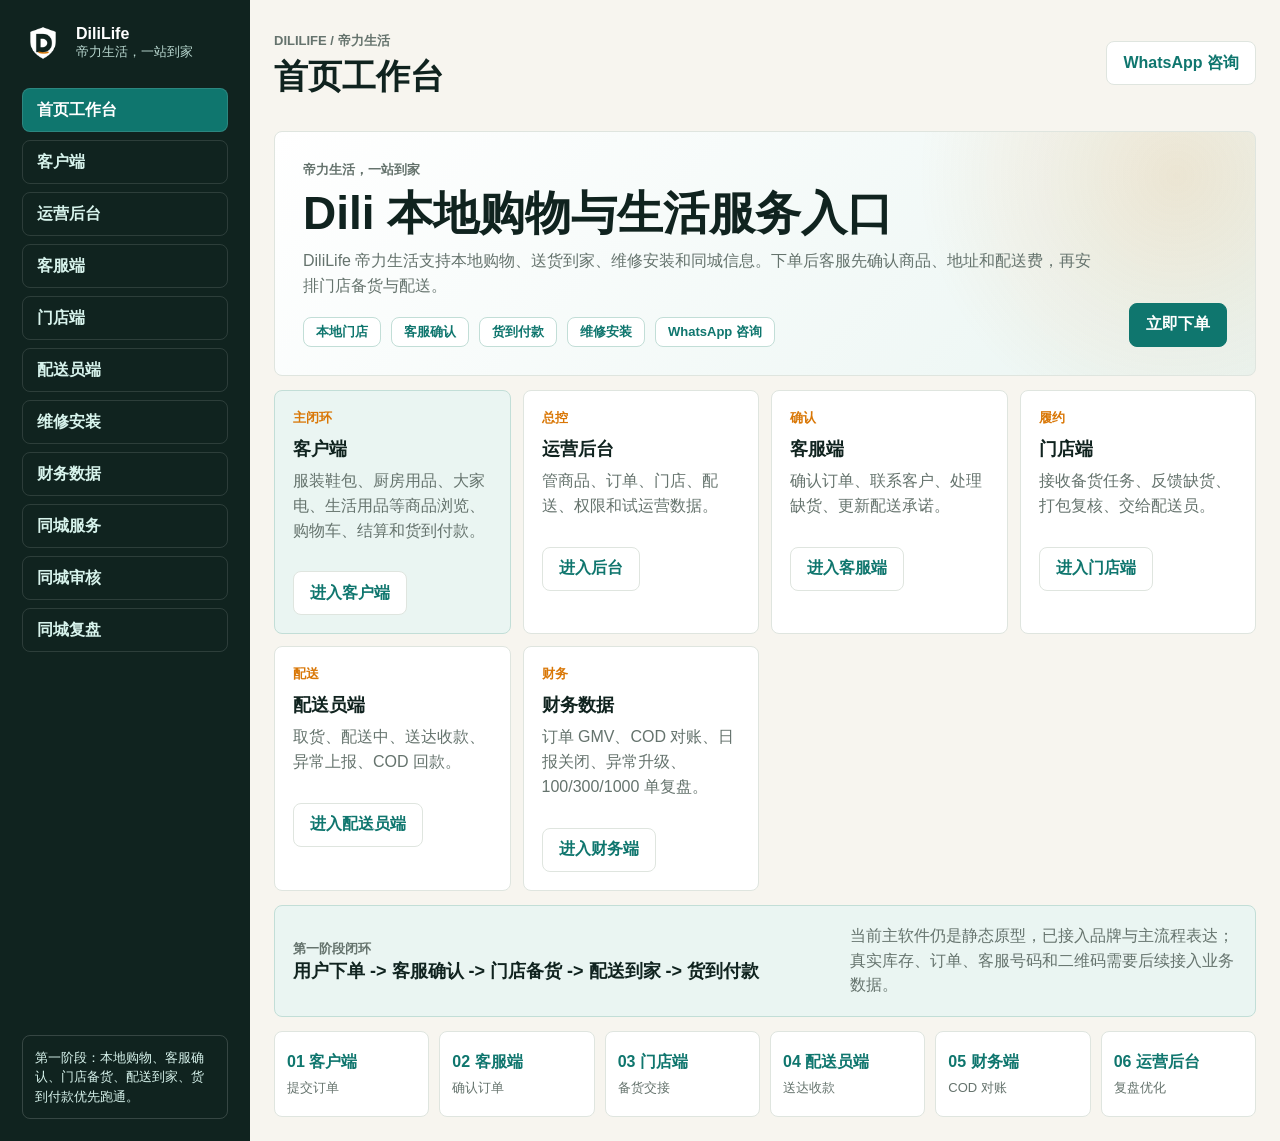
<file: index.html>
<!doctype html>
<html lang="zh-CN">
  <head>
    <meta charset="UTF-8" />
    <meta name="viewport" content="width=device-width, initial-scale=1.0" />
    <meta http-equiv="refresh" content="0; url=./主软件/index.html#home" />
    <title>DiliLife 帝力生活</title>
    <script>
      window.location.replace("./主软件/index.html#home");
    </script>
  </head>
  <body>
    <p>正在打开 DiliLife 帝力生活...</p>
    <p><a href="./主软件/index.html#home">如果没有自动打开，请点击这里</a></p>
  </body>
</html>
</file>
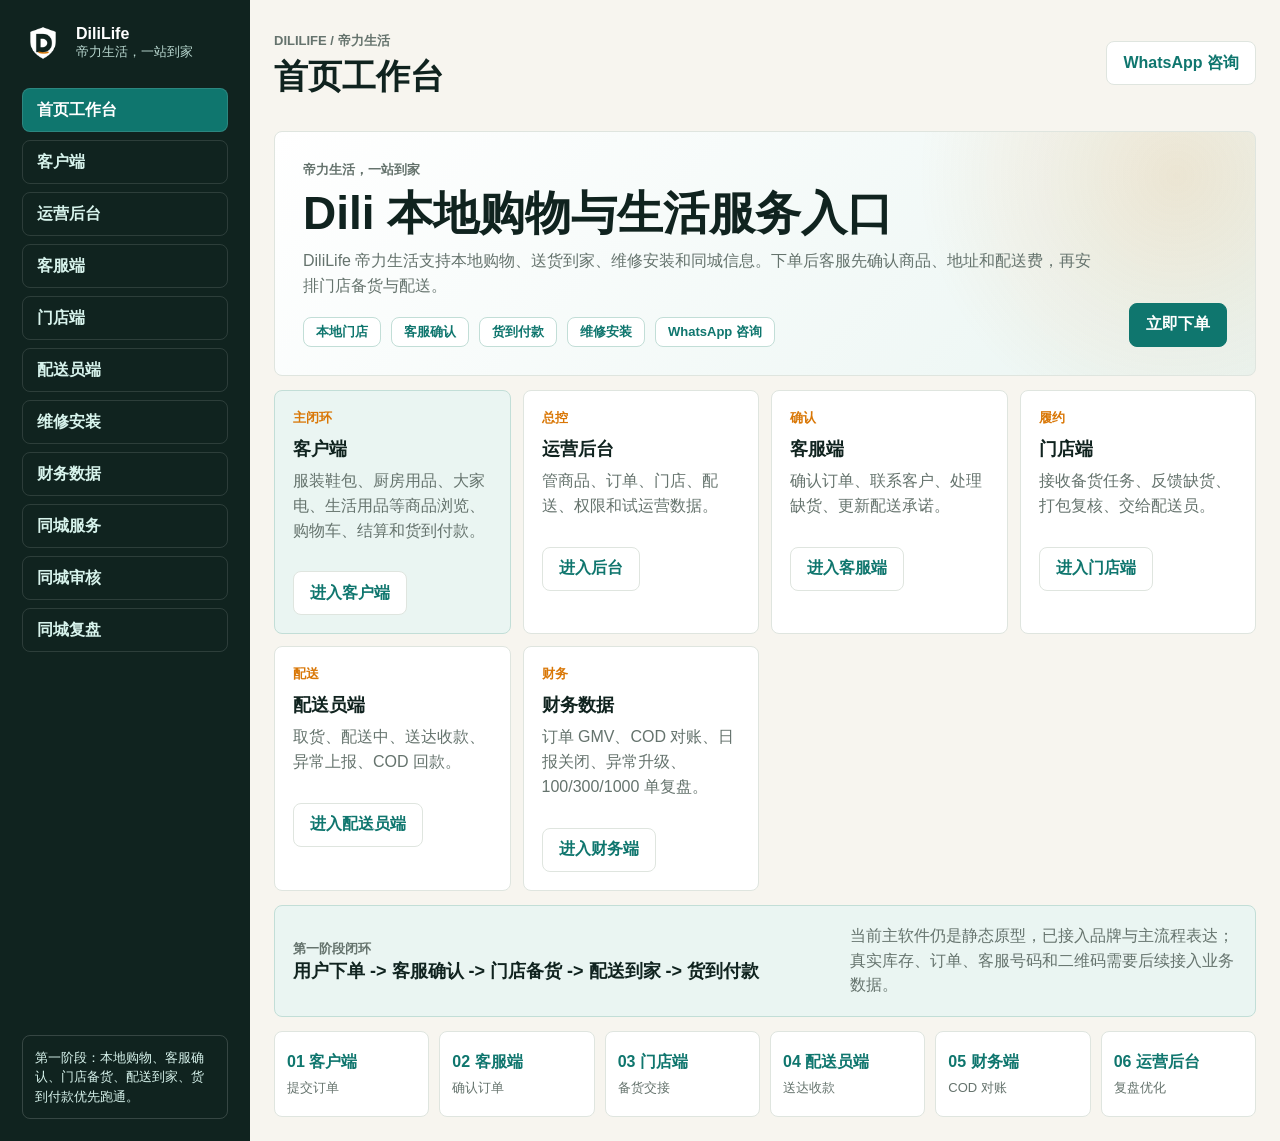
<file: 主软件/index.html>
<!doctype html>
<html lang="zh-CN">
  <head>
    <meta charset="UTF-8" />
    <meta name="viewport" content="width=device-width, initial-scale=1.0" />
    <meta name="theme-color" content="#0f766e" />
    <meta name="description" content="DiliLife 帝力生活，帝力本地即时零售与生活服务平台，支持送货到家和货到付款。" />
    <meta property="og:title" content="DiliLife 帝力生活" />
    <meta property="og:description" content="帝力本地即时零售与生活服务平台，支持送货到家和货到付款。" />
    <meta property="og:image" content="../assets/dililife-logo-official-1024.png" />
    <meta property="og:type" content="website" />
    <title>DiliLife 帝力生活｜帝力生活，一站到家</title>
    <link rel="icon" type="image/png" sizes="32x32" href="../01-品牌与文案/logo正式导出包/favicon-32.png" />
    <link rel="apple-touch-icon" href="../assets/dililife-pwa-icon-192.png" />
    <link rel="manifest" href="./manifest.webmanifest" />
    <link rel="stylesheet" href="../06-同城服务扩展/软件原型/styles.css" />
    <link rel="stylesheet" href="./styles.css" />
  </head>
  <body>
    <div class="main-app">
      <aside class="sidebar">
        <div class="brand">
          <img src="../assets/dililife-logo-white-1024.png" alt="DiliLife 帝力生活" />
          <div>
            <strong>DiliLife</strong>
            <span>帝力生活，一站到家</span>
          </div>
        </div>
        <nav class="main-nav" aria-label="主软件导航">
          <button class="nav-item active" data-route="home" type="button">首页工作台</button>
          <button class="nav-item" data-route="client" type="button">客户端</button>
          <button class="nav-item" data-route="admin" type="button">运营后台</button>
          <button class="nav-item" data-route="supportDesk" type="button">客服端</button>
          <button class="nav-item" data-route="store" type="button">门店端</button>
          <button class="nav-item" data-route="rider" type="button">配送员端</button>
          <button class="nav-item" data-route="service" type="button">维修安装</button>
          <button class="nav-item" data-route="finance" type="button">财务数据</button>
          <button class="nav-item" data-route="city" type="button">同城服务</button>
          <button class="nav-item" data-route="support" type="button">同城审核</button>
          <button class="nav-item" data-route="ops" type="button">同城复盘</button>
        </nav>
        <div class="sidebar-note">
          第一阶段：本地购物、客服确认、门店备货、配送到家、货到付款优先跑通。
        </div>
      </aside>

      <main class="content">
        <header class="topbar">
          <div>
            <p class="eyebrow">DiliLife / 帝力生活</p>
            <h1 id="pageTitle">首页工作台</h1>
          </div>
          <a class="whatsapp" href="https://wa.me/?text=%E6%82%A8%E5%A5%BD%EF%BC%8C%E6%88%91%E6%83%B3%E5%92%A8%E8%AF%A2%20DiliLife%20%E5%B8%9D%E5%8A%9B%E7%94%9F%E6%B4%BB%E7%9A%84%E5%95%86%E5%93%81%E5%92%8C%E9%85%8D%E9%80%81%E3%80%82" target="_blank" rel="noreferrer">WhatsApp 咨询</a>
        </header>

        <section class="route active" id="homeRoute">
          <div class="hero">
            <div>
              <p class="eyebrow">帝力生活，一站到家</p>
              <h2>Dili 本地购物与生活服务入口</h2>
              <p>DiliLife 帝力生活支持本地购物、送货到家、维修安装和同城信息。下单后客服先确认商品、地址和配送费，再安排门店备货与配送。</p>
              <div class="trust-tags" aria-label="服务保障">
                <span>本地门店</span>
                <span>客服确认</span>
                <span>货到付款</span>
                <span>维修安装</span>
                <span>WhatsApp 咨询</span>
              </div>
            </div>
            <button class="primary" data-route-jump="client" type="button">立即下单</button>
          </div>

          <div class="module-grid">
            <article class="module-card strong">
              <span>主闭环</span>
              <h3>客户端</h3>
              <p>服装鞋包、厨房用品、大家电、生活用品等商品浏览、购物车、结算和货到付款。</p>
              <button data-route-jump="client" type="button">进入客户端</button>
            </article>
            <article class="module-card">
              <span>总控</span>
              <h3>运营后台</h3>
              <p>管商品、订单、门店、配送、权限和试运营数据。</p>
              <button data-route-jump="admin" type="button">进入后台</button>
            </article>
            <article class="module-card">
              <span>确认</span>
              <h3>客服端</h3>
              <p>确认订单、联系客户、处理缺货、更新配送承诺。</p>
              <button data-route-jump="supportDesk" type="button">进入客服端</button>
            </article>
            <article class="module-card">
              <span>履约</span>
              <h3>门店端</h3>
              <p>接收备货任务、反馈缺货、打包复核、交给配送员。</p>
              <button data-route-jump="store" type="button">进入门店端</button>
            </article>
            <article class="module-card">
              <span>配送</span>
              <h3>配送员端</h3>
              <p>取货、配送中、送达收款、异常上报、COD 回款。</p>
              <button data-route-jump="rider" type="button">进入配送员端</button>
            </article>
            <article class="module-card">
              <span>财务</span>
              <h3>财务数据</h3>
              <p>订单 GMV、COD 对账、日报关闭、异常升级、100/300/1000 单复盘。</p>
              <button data-route-jump="finance" type="button">进入财务端</button>
            </article>
          </div>

          <div class="flow-panel">
            <div>
              <p class="eyebrow">第一阶段闭环</p>
              <h3>用户下单 -> 客服确认 -> 门店备货 -> 配送到家 -> 货到付款</h3>
            </div>
            <p>当前主软件仍是静态原型，已接入品牌与主流程表达；真实库存、订单、客服号码和二维码需要后续接入业务数据。</p>
          </div>

          <div class="handoff-flow" aria-label="端口衔接">
            <button data-route-jump="client" type="button"><b>01 客户端</b><span>提交订单</span></button>
            <button data-route-jump="supportDesk" type="button"><b>02 客服端</b><span>确认订单</span></button>
            <button data-route-jump="store" type="button"><b>03 门店端</b><span>备货交接</span></button>
            <button data-route-jump="rider" type="button"><b>04 配送员端</b><span>送达收款</span></button>
            <button data-route-jump="finance" type="button"><b>05 财务端</b><span>COD 对账</span></button>
            <button data-route-jump="admin" type="button"><b>06 运营后台</b><span>复盘优化</span></button>
          </div>
        </section>

        <section class="route" id="shopRoute">
          <div class="client-shell">
            <section class="client-hero">
              <div>
                <p class="eyebrow">客户端 H5/PWA</p>
                <h2>帝力本地购物，一站到家</h2>
                <p>选择服装、裤子、高压锅、冰箱、日用品等商品，填写地址并提交货到付款订单。客服会通过 WhatsApp 确认库存、配送费和送达时间，再安排门店备货与配送。</p>
                <div class="client-search">
                  <input id="clientSearch" type="search" placeholder="搜索衣服、裤子、高压锅、冰箱、SKU" />
                  <a href="https://wa.me/?text=%E6%82%A8%E5%A5%BD%EF%BC%8C%E6%88%91%E6%83%B3%E5%92%A8%E8%AF%A2%20DiliLife%20%E5%B8%9D%E5%8A%9B%E7%94%9F%E6%B4%BB%E7%9A%84%E5%95%86%E5%93%81%E5%92%8C%E9%85%8D%E9%80%81%E3%80%82" target="_blank" rel="noreferrer">WhatsApp 咨询</a>
                </div>
              </div>
              <aside class="client-delivery-card">
                <span>今日配送</span>
                <strong>Dili 试运营区域</strong>
                <p>Comoro / Becora / Timor Plaza 周边优先配送</p>
                <b>支持货到付款</b>
              </aside>
            </section>

            <section class="client-service-strip" aria-label="客户端核心服务">
              <div><b>本地门店</b><span>门店备货，客服确认</span></div>
              <div><b>货到付款</b><span>送达后现金支付</span></div>
              <div><b>维修安装</b><span>大件商品可预约</span></div>
              <div><b>售后记录</b><span>问题可追踪处理</span></div>
            </section>

            <section class="client-main-grid">
              <div class="client-catalog">
                <div class="section-heading compact">
                  <div>
                    <p class="eyebrow">商品分类</p>
                    <h3>选择试单商品</h3>
                  </div>
                  <span id="clientProductCount">0 件</span>
                </div>
                <div class="client-category-chips" id="clientCategoryChips"></div>
                <div class="live-product-list client-products" id="clientProductList"></div>
              </div>

              <aside class="client-checkout">
                <div class="checkout-card">
                  <div class="panel-head">
                    <div>
                      <p class="eyebrow">购物车</p>
                      <h3>货到付款订单</h3>
                    </div>
                    <span class="status-chip">客服确认</span>
                  </div>
                  <div class="client-cart-items" id="clientCartItems"></div>
                  <div class="cart-summary" id="clientCartSummary"></div>
                </div>

                <form id="clientOrderForm" class="live-form client-checkout-form">
                  <h3>收货信息</h3>
                  <label>姓名 <input name="customer" required value="Maria Test" /></label>
                  <label>电话 <input name="phone" required value="+670 7xxx 100" /></label>
                  <label>WhatsApp <input name="whatsapp" required value="+670 7xxx 100" /></label>
                  <label>区域 <input name="area" required value="Comoro" /></label>
                  <label class="wide">详细地址 <input name="address" required value="Comoro 主路附近，黄色门店旁" /></label>
                  <label class="wide">备注 <input name="note" value="下午送达，客服先 WhatsApp 确认" /></label>
                  <button class="primary" type="submit">提交货到付款订单</button>
                </form>
              </aside>
            </section>

            <section class="client-order-status">
              <div class="panel-head">
                <div>
                  <p class="eyebrow">我的订单</p>
                  <h3>最近测试订单</h3>
                </div>
                <span class="status-chip">状态会同步到各端口</span>
              </div>
              <div class="client-order-steps">
                <span>提交订单</span>
                <span>客服确认</span>
                <span>门店备货</span>
                <span>配送收款</span>
                <span>财务完成</span>
              </div>
              <div class="live-order-list" id="clientLiveOrders"></div>
            </section>
          </div>

          <div class="live-panel client-notice-panel">
            <div>
              <p class="eyebrow">下单说明</p>
              <h3>商品图片、库存、配送费和送达时间以下单后客服确认为准</h3>
            </div>
            <p>当前已内置一批可测试商品，用于模拟真实商城下单。正式上线前需要把这些演示图替换为门店实拍图，并接入真实 SKU、库存、价格、门店和 WhatsApp 客服号码。</p>
          </div>

          <div class="port-handoff-panel">
            <div>
              <p class="eyebrow">交给下一端口</p>
              <h3>客户端提交后，订单进入客服端待确认</h3>
              <p>必须带上姓名、电话、WhatsApp、地址、区域、商品明细、预计配送费、COD 应收金额和备注。没有这些字段，后面门店和配送都会卡住。</p>
            </div>
            <button class="primary" data-route-jump="supportDesk" type="button">模拟交给客服端</button>
          </div>
        </section>

        <section class="route port-route" id="adminRoute">
          <div class="port-hero">
            <div>
              <p class="eyebrow">运营管理后台</p>
              <h2>老板和运营的总控制台</h2>
              <p>后台负责商品、订单、门店、配送、财务、权限和系统配置。第一阶段不做复杂 SaaS，但必须把订单闭环和现金风险看住。</p>
            </div>
            <span class="port-status">P0 必须</span>
          </div>
          <div class="port-grid">
            <article class="port-card"><span>订单</span><h3>订单总览</h3><p>待确认、待备货、配送中、已送达待回款、异常未关闭。</p></article>
            <article class="port-card"><span>商品</span><h3>SKU 与库存</h3><p>前 100 SKU、前 30 A 级商品、价格、库存、图片、替代商品。</p></article>
            <article class="port-card"><span>履约</span><h3>门店与配送</h3><p>门店状态、配送员状态、今日区域、配送费、交接记录。</p></article>
            <article class="port-card"><span>配置</span><h3>系统设置</h3><p>WhatsApp 号码、配送区域、品牌分享、角色权限、红线规则。</p></article>
          </div>
          <div class="handoff-checklist">
            <h3>后台需要确认的衔接</h3>
            <ul>
              <li>客服确认后的订单能进入门店端。</li>
              <li>门店缺货能回到客服端和商品库存。</li>
              <li>配送送达后必须进入财务端，而不是直接完成。</li>
              <li>所有状态变更必须有操作人和时间。</li>
            </ul>
          </div>
          <div class="live-panel">
            <div class="panel-head">
              <div>
                <p class="eyebrow">运营总控</p>
                <h3>订单闭环总览</h3>
              </div>
              <div class="admin-tool-actions">
                <button class="secondary" id="seedDemoOrders" type="button">生成测试订单</button>
                <button class="secondary" id="exportDemoOrders" type="button">导出数据</button>
                <label class="secondary import-button" for="importDemoOrders">导入数据</label>
                <input id="importDemoOrders" type="file" accept="application/json,.json" />
                <button class="secondary danger-light" id="resetDemoOrders" type="button">重置演示订单</button>
              </div>
            </div>
            <div class="data-ops-panel">
              <div>
                <span>当前数据模式</span>
                <b>浏览器本地测试数据</b>
                <small>适合试流程；正式上线前需要接数据库。</small>
              </div>
              <div>
                <span>备份建议</span>
                <b>每天测试后导出一次</b>
                <small>换手机、清缓存或换浏览器前先导出。</small>
              </div>
              <div>
                <span>下一阶段</span>
                <b>共享后台数据</b>
                <small>客服、门店、配送、财务共用同一订单池。</small>
              </div>
            </div>
            <div class="live-stats" id="adminLiveStats"></div>
            <div class="live-order-list" id="adminLiveOrders"></div>
          </div>
        </section>

        <section class="route port-route" id="supportDeskRoute">
          <div class="port-hero">
            <div>
              <p class="eyebrow">客服端</p>
              <h2>把新订单变成可履约订单</h2>
              <p>客服端是全流程第一个关键闸口：确认商品、地址、配送费和 COD 金额，缺货时给替代方案，确认后才交给门店备货。</p>
            </div>
            <span class="port-status">P0 必须</span>
          </div>
          <div class="workflow-board">
            <section>
              <h3>待确认订单</h3>
              <div class="work-item strong"><b>DL-20260703-001</b><span>Comoro / $42.50 / 3 件商品</span></div>
              <div class="work-item"><b>DL-20260703-002</b><span>Becora / 需确认配送费</span></div>
            </section>
            <section>
              <h3>客服动作</h3>
              <ul>
                <li>WhatsApp 联系客户。</li>
                <li>确认库存、地址、区域和配送费。</li>
                <li>记录客户备注和二次确认金额。</li>
                <li>缺货时选择替代、等待或取消。</li>
              </ul>
            </section>
            <section>
              <h3>交给门店端</h3>
              <ul>
                <li>订单状态：已确认待备货。</li>
                <li>字段完整：SKU、规格、数量、包裹备注。</li>
                <li>金额完整：商品金额、配送费、COD 应收。</li>
              </ul>
            </section>
          </div>
          <div class="live-panel">
            <div class="panel-head">
              <div>
                <p class="eyebrow">客服实操</p>
                <h3>待确认订单队列</h3>
              </div>
              <span class="status-chip">确认后进入门店端</span>
            </div>
            <div class="live-order-list" id="supportLiveOrders"></div>
          </div>
          <div class="port-handoff-panel">
            <div>
              <p class="eyebrow">下一端口</p>
              <h3>客服确认后，门店端才能备货</h3>
              <p>如果客服没有确认配送费和 COD 金额，门店不应打包，配送员也不应取货。</p>
            </div>
            <button class="primary" data-route-jump="store" type="button">模拟交给门店端</button>
          </div>
        </section>

        <section class="route port-route" id="storeRoute">
          <div class="port-hero">
            <div>
              <p class="eyebrow">门店端</p>
              <h2>备货、缺货反馈和配送交接</h2>
              <p>门店端负责把客服确认过的订单变成真实包裹。这里必须解决 SKU、数量、包裹数、应收金额四项复核。</p>
            </div>
            <span class="port-status">P0 必须</span>
          </div>
          <div class="workflow-board">
            <section>
              <h3>待备货</h3>
              <div class="work-item strong"><b>DL-20260703-001</b><span>3 件 / 2 包 / 应收 $42.50</span></div>
              <div class="work-item"><b>缺货风险</b><span>电水壶库存少量，需复核货位 A-03</span></div>
            </section>
            <section>
              <h3>门店动作</h3>
              <ul>
                <li>开始备货。</li>
                <li>反馈部分缺货或全部缺货。</li>
                <li>完成 SKU、数量、包裹数、金额复核。</li>
                <li>打包贴标签，等待配送员取货。</li>
              </ul>
            </section>
            <section>
              <h3>交给配送员端</h3>
              <ul>
                <li>订单状态：已备货待取货。</li>
                <li>交接字段：包裹数、外观、应收金额、取货时间。</li>
                <li>配送员取货必须签收确认。</li>
              </ul>
            </section>
          </div>
          <div class="live-panel">
            <div class="panel-head">
              <div>
                <p class="eyebrow">门店实操</p>
                <h3>备货任务队列</h3>
              </div>
              <span class="status-chip">备好后交给配送员</span>
            </div>
            <div class="live-order-list" id="storeLiveOrders"></div>
          </div>
          <div class="port-handoff-panel">
            <div>
              <p class="eyebrow">下一端口</p>
              <h3>门店完成复核后，配送员才能取货</h3>
              <p>如果缺货未处理，订单不能交给配送；如果包裹数和应收金额未复核，COD 对账会出问题。</p>
            </div>
            <button class="primary" data-route-jump="rider" type="button">模拟交给配送员端</button>
          </div>
        </section>

        <section class="route port-route" id="riderRoute">
          <div class="port-hero">
            <div>
              <p class="eyebrow">配送员端</p>
              <h2>取货、送达、收款和异常上报</h2>
              <p>配送员端只做必要动作，越简单越好。第一阶段不做实时地图和抢单，重点是交接留痕、送达收款和 COD 回款。</p>
            </div>
            <span class="port-status">P0 必须</span>
          </div>
          <div class="workflow-board rider-board">
            <section>
              <h3>我的配送单</h3>
              <div class="work-item strong"><b>DL-20260703-001</b><span>取货：Comoro Store / 送达：Becora / $42.50</span></div>
              <div class="work-item"><b>今日 COD</b><span>应收 $136.00 / 已交回 $92.00 / 待交回 $44.00</span></div>
            </section>
            <section>
              <h3>配送动作</h3>
              <ul>
                <li>确认取货：订单号、包裹数、外观、应收金额。</li>
                <li>标记配送中。</li>
                <li>送达后记录实收现金。</li>
                <li>地址不清、联系不上、拒收、破损必须上报。</li>
              </ul>
            </section>
            <section>
              <h3>交给财务端</h3>
              <ul>
                <li>状态：已送达待回款。</li>
                <li>字段：实收现金、差异原因、回款时间、凭证。</li>
                <li>现金未交回前，订单不能算完成。</li>
              </ul>
            </section>
          </div>
          <div class="live-panel">
            <div class="panel-head">
              <div>
                <p class="eyebrow">配送实操</p>
                <h3>配送任务队列</h3>
              </div>
              <span class="status-chip">送达后进入财务端</span>
            </div>
            <div class="live-order-list" id="riderLiveOrders"></div>
          </div>
          <div class="port-handoff-panel">
            <div>
              <p class="eyebrow">下一端口</p>
              <h3>配送员送达后，必须进入财务对账</h3>
              <p>这里是现金风险最高的位置。系统必须把“已送达待回款”和“已完成”分开。</p>
            </div>
            <button class="primary" data-route-jump="finance" type="button">模拟交给财务端</button>
          </div>
        </section>

        <section class="route service-route" id="serviceRoute">
          <div class="service-hero">
            <div>
              <p class="eyebrow">05 售后维修安装</p>
              <h2>买得放心，送装维修都有人管</h2>
              <p>DiliLife 帝力生活把商品售后、安装预约、维修报价和师傅评价并入主平台。用户提交需求后，客服通过 WhatsApp 确认服务内容、上门时间和预计费用。</p>
              <div class="trust-tags" aria-label="维修安装保障">
                <span>费用先确认</span>
                <span>客服派单</span>
                <span>配件明细</span>
                <span>质保记录</span>
              </div>
            </div>
            <a class="primary" href="https://wa.me/?text=%E6%82%A8%E5%A5%BD%EF%BC%8C%E6%88%91%E6%83%B3%E9%A2%84%E7%BA%A6%20DiliLife%20%E7%BB%B4%E4%BF%AE%E5%AE%89%E8%A3%85%E6%88%96%E5%94%AE%E5%90%8E%E6%9C%8D%E5%8A%A1%E3%80%82" target="_blank" rel="noreferrer">WhatsApp 预约</a>
          </div>

          <div class="service-grid service-real-grid" id="serviceRealGrid"></div>

          <div class="service-workflow">
            <div>
              <p class="eyebrow">服务闭环</p>
              <h3>用户预约 -> 客服确认 -> 报价确认 -> 派单师傅 -> 上门服务 -> 完工验收 -> 质保复查</h3>
            </div>
            <ol>
              <li>用户上传商品、故障或安装位置照片。</li>
              <li>客服确认地址、区域、时间和预计费用。</li>
              <li>师傅到场后，追加配件或施工必须再次确认。</li>
              <li>完工后记录照片、费用、质保日期和用户评价。</li>
            </ol>
          </div>

          <div class="service-panel-grid">
            <section class="service-panel">
              <h3>用户端</h3>
              <ul>
                <li>预约安装、申请售后、联系客服。</li>
                <li>上门费、人工费、配件费先确认。</li>
                <li>质保以服务工单记录为准。</li>
              </ul>
            </section>
            <section class="service-panel">
              <h3>客服后台</h3>
              <ul>
                <li>从订单或 WhatsApp 创建售后工单。</li>
                <li>记录报价、派单、配件、减免和责任方。</li>
                <li>投诉、返修和赔付必须闭环。</li>
              </ul>
            </section>
            <section class="service-panel">
              <h3>试运营上线包</h3>
              <ul>
                <li>上线检查表、样板工单验证表。</li>
                <li>真实图片拍摄清单、用户授权确认文案。</li>
                <li>商城、库存、配送、财务跨板块同步清单。</li>
              </ul>
            </section>
          </div>
        </section>

        <section class="route finance-route" id="financeRoute">
          <div class="finance-hero">
            <div>
              <p class="eyebrow">07 财务与数据</p>
              <h2>1000 单试运营控制台</h2>
              <p>把订单、GMV、配送费、COD 应收实收、现金交回、缺货、准时、复购、投诉和毛利统一收口。第一阶段先用静态看板和表格规则跑通真实试运营。</p>
            </div>
            <div class="finance-status">
              <span>当前阶段</span>
              <strong>启动准备</strong>
              <small>资料齐、员工会、规则清</small>
            </div>
          </div>

          <div class="finance-kpi-grid" aria-label="财务数据核心指标">
            <article class="finance-kpi">
              <span>今日订单</span>
              <strong>58</strong>
              <small>完成 52 / 取消 4 / 拒收 2</small>
            </article>
            <article class="finance-kpi">
              <span>GMV</span>
              <strong>$1,842</strong>
              <small>客单价 $35.42</small>
            </article>
            <article class="finance-kpi danger">
              <span>COD 差异</span>
              <strong>$24</strong>
              <small>3 单需备注与负责人</small>
            </article>
            <article class="finance-kpi">
              <span>缺货率</span>
              <strong>5.8%</strong>
              <small>目标低于 8%</small>
            </article>
            <article class="finance-kpi">
              <span>准时率</span>
              <strong>88%</strong>
              <small>目标 85%+</small>
            </article>
            <article class="finance-kpi">
              <span>毛利率</span>
              <strong>22.4%</strong>
              <small>按品类继续拆分</small>
            </article>
          </div>

          <div class="finance-layout">
            <section class="finance-panel">
              <div class="panel-head">
                <div>
                  <p class="eyebrow">每日安全</p>
                  <h3>COD 对账与日报关闭</h3>
                </div>
                <span class="status-chip danger">不可关闭</span>
              </div>
              <div class="finance-table">
                <div class="finance-row finance-row-head">
                  <span>检查项</span>
                  <span>状态</span>
                  <span>负责人</span>
                </div>
                <div class="finance-row">
                  <span>COD 应收 / 实收 / 已交回</span>
                  <span class="ok">已核对</span>
                  <span>财务</span>
                </div>
                <div class="finance-row">
                  <span>COD 差异备注</span>
                  <span class="warn">缺 1 单</span>
                  <span>财务</span>
                </div>
                <div class="finance-row">
                  <span>缺货 SKU</span>
                  <span class="ok">已填写</span>
                  <span>门店/商品</span>
                </div>
                <div class="finance-row">
                  <span>投诉处理人</span>
                  <span class="ok">已指定</span>
                  <span>客服/运营</span>
                </div>
              </div>
            </section>

            <section class="finance-panel">
              <div class="panel-head">
                <div>
                  <p class="eyebrow">异常升级</p>
                  <h3>今日红线</h3>
                </div>
                <span class="status-chip">L3 当天升级</span>
              </div>
              <ul class="risk-list">
                <li><b>现金未交回</b><span>Martinho，$24，财务跟进</span></li>
                <li><b>COD 差异无备注</b><span>DL-20260703-WA-018，开单前补齐</span></li>
                <li><b>凭证缺失</b><span>1 单大额订单缺签收照片</span></li>
              </ul>
            </section>
          </div>

          <div class="finance-layout bottom">
            <section class="finance-panel">
              <p class="eyebrow">阶段复盘</p>
              <h3>100 / 300 / 1000 单决策路径</h3>
              <div class="milestone-list">
                <div><strong>100 单</strong><span>流程能不能跑、COD 能否日清、缺货能否定位</span></div>
                <div><strong>300 单</strong><span>爆品、区域配送、复购、投诉是否有趋势</span></div>
                <div><strong>1000 单</strong><span>现金是否可控、毛利是否成立、是否扩大试点</span></div>
              </div>
            </section>
            <section class="finance-panel">
              <p class="eyebrow">资料入口</p>
              <h3>试运营执行资料包</h3>
              <div class="resource-grid">
                <span>执行总方案</span>
                <span>每日群播报</span>
                <span>每周复盘纪要</span>
                <span>启动前验收</span>
                <span>1000 单复盘</span>
                <span>视觉方案索引</span>
              </div>
              <p class="resource-note">内部资料暂不放到公网测试链接，后续接账号权限后开放。</p>
            </section>
          </div>
          <div class="live-panel">
            <div class="panel-head">
              <div>
                <p class="eyebrow">财务实操</p>
                <h3>COD 回款确认</h3>
              </div>
              <span class="status-chip">回款后订单完成</span>
            </div>
            <div class="live-order-list" id="financeLiveOrders"></div>
          </div>
        </section>

        <section class="route city-integrated-route" id="cityRoute">
          <section class="hero-panel">
            <div>
              <p class="eyebrow">同城服务</p>
              <h1>找房、找工作、二手、店面信息</h1>
              <p class="hero-copy">提交后人工审核，通过 WhatsApp 确认。叫车、租车、外卖先做咨询和需求收集。</p>
            </div>
            <div class="hero-actions">
              <button class="primary-button" id="openPublish" type="button">发布信息</button>
              <a class="secondary-button" href="https://wa.me/?text=%E6%82%A8%E5%A5%BD%EF%BC%8C%E6%88%91%E6%83%B3%E5%92%A8%E8%AF%A2%20DiliLife%20%E5%90%8C%E5%9F%8E%E6%9C%8D%E5%8A%A1%E3%80%82" target="_blank" rel="noreferrer">WhatsApp 咨询</a>
            </div>
          </section>

          <nav class="tabbar" aria-label="同城服务视图">
            <button class="tab active" data-view="browse" type="button">浏览</button>
            <button class="tab" data-view="mine" type="button">我的发布</button>
            <button class="tab" data-view="support" type="button">客服审核</button>
            <button class="tab" data-view="ops" type="button">复盘</button>
          </nav>

          <section class="view active" id="browseView">
            <div class="search-row">
              <input id="searchInput" type="search" placeholder="搜索房源、岗位、二手物品、店面" />
              <select id="categoryFilter" aria-label="分类筛选">
                <option value="all">全部</option>
                <option value="housing">找房</option>
                <option value="jobs">找工作</option>
                <option value="secondhand">二手</option>
                <option value="shopspace">找店面</option>
                <option value="ride">叫车</option>
                <option value="rental">租车</option>
                <option value="food">外卖</option>
              </select>
            </div>

            <div class="category-grid" id="categoryGrid"></div>

            <div class="section-heading">
              <h2>最新发布</h2>
              <span id="browseCount">0 条</span>
            </div>
            <div class="listing-list" id="listingList"></div>
          </section>

          <section class="view" id="mineView">
            <div class="section-heading">
              <h2>我的发布</h2>
              <span>查看审核状态、补充资料或申请下架</span>
            </div>
            <div class="listing-list" id="myPostList"></div>
          </section>

          <section class="view" id="supportView">
            <div class="support-layout">
              <aside class="queue-panel">
                <div class="section-heading compact">
                  <h2>待处理</h2>
                  <span id="queueCount">0 条</span>
                </div>
                <div id="reviewQueue" class="queue-list"></div>
              </aside>
              <section class="review-panel" id="reviewPanel"></section>
            </div>
          </section>

          <section class="view" id="opsView">
            <div class="metric-grid" id="metricGrid"></div>
            <div class="section-heading">
              <h2>类目热度</h2>
              <span>试运营参考</span>
            </div>
            <div class="bars" id="categoryBars"></div>
          </section>

          <footer class="safety-footer">
            DiliLife 帝力生活提供信息发布、人工审核和联系入口。交易前请自行核实，不要轻易提前转账。
          </footer>
        </section>
      </main>
    </div>

    <dialog id="publishDialog" class="dialog">
      <form id="publishForm" method="dialog">
        <div class="dialog-head">
          <div>
            <p class="eyebrow">发布同城信息</p>
            <h2>提交后等待人工审核</h2>
          </div>
          <button class="icon-button" value="cancel" type="submit" aria-label="关闭">×</button>
        </div>

        <div class="form-grid">
          <label>
            发布类型
            <select name="category" required>
              <option value="housing">找房</option>
              <option value="jobs">找工作</option>
              <option value="secondhand">二手</option>
              <option value="shopspace">找店面</option>
              <option value="ride">叫车咨询</option>
              <option value="rental">租车咨询</option>
              <option value="food">外卖需求</option>
            </select>
          </label>
          <label>
            发布身份
            <select name="identity" required>
              <option value="个人">个人</option>
              <option value="商家">商家</option>
              <option value="中介">中介</option>
              <option value="公司/招聘方">公司/招聘方</option>
            </select>
          </label>
          <label class="wide">
            标题
            <input name="title" required maxlength="36" placeholder="例如：Comoro 两房出租 / 招聘门店收银员" />
          </label>
          <label class="wide">
            描述
            <textarea name="description" required rows="4" placeholder="请写清楚位置、价格、时间、要求和联系方式。"></textarea>
          </label>
          <label>
            区域
            <input name="area" required placeholder="Comoro、Becora、Timor Plaza 附近" />
          </label>
          <label>
            价格/租金/薪资
            <input name="price" required placeholder="150 USD/月、薪资面议" />
          </label>
          <label>
            WhatsApp
            <input name="whatsapp" required placeholder="+670 7xxx xxxx" />
          </label>
          <label>
            图片状态
            <select name="imageStatus">
              <option value="有真实图片">有真实图片</option>
              <option value="待补充图片">待补充图片</option>
            </select>
          </label>
        </div>

        <label class="check-line">
          <input name="agree" type="checkbox" required />
          我确认信息真实，并同意平台人工审核、拒绝发布或下架违规信息。
        </label>

        <div class="dialog-actions">
          <button class="secondary-button" value="cancel" type="submit">取消</button>
          <button class="primary-button" id="submitPublish" value="default" type="submit">提交审核</button>
        </div>
      </form>
    </dialog>

    <dialog id="listingDetailDialog" class="dialog listing-detail-dialog">
      <div class="listing-detail-shell">
        <button class="icon-button listing-detail-close" data-listing-detail-close type="button" aria-label="关闭">×</button>
        <div class="listing-detail-media" id="listingDetailMedia"></div>
        <div class="listing-detail-content">
          <p class="eyebrow" id="listingDetailCategory">同城服务</p>
          <h2 id="listingDetailTitle">信息标题</h2>
          <strong class="listing-detail-price" id="listingDetailPrice">价格待确认</strong>
          <p id="listingDetailDesc"></p>
          <div class="detail-grid" id="listingDetailMeta"></div>
          <div class="listing-detail-section">
            <h3>交易/联系前确认</h3>
            <ul id="listingDetailChecklist"></ul>
          </div>
          <div class="dialog-actions">
            <button class="secondary-button" data-listing-detail-close type="button">继续浏览</button>
            <a class="primary-button" id="listingDetailWhatsapp" href="https://wa.me/" target="_blank" rel="noreferrer">WhatsApp 咨询</a>
          </div>
        </div>
      </div>
    </dialog>

    <dialog id="reportDialog" class="dialog small-dialog">
      <form id="reportForm" method="dialog">
        <div class="dialog-head">
          <div>
            <p class="eyebrow">举报这条信息</p>
            <h2>客服会复核处理</h2>
          </div>
          <button class="icon-button" value="cancel" type="submit" aria-label="关闭">×</button>
        </div>
        <input type="hidden" name="listingId" />
        <label>
          举报原因
          <select name="reason" required>
            <option value="虚假信息">虚假信息</option>
            <option value="已过期">已过期</option>
            <option value="疑似诈骗">疑似诈骗</option>
            <option value="联系不上">联系不上</option>
            <option value="价格/薪资不真实">价格/薪资不真实</option>
            <option value="图片不真实">图片不真实</option>
          </select>
        </label>
        <label>
          补充说明
          <textarea name="note" rows="3" placeholder="请简单说明问题，方便客服核实。"></textarea>
        </label>
        <div class="dialog-actions">
          <button class="secondary-button" value="cancel" type="submit">取消</button>
          <button class="primary-button" value="default" type="submit">提交举报</button>
        </div>
      </form>
    </dialog>

    <dialog id="productDetailDialog" class="product-detail-dialog">
      <div class="product-detail-shell">
        <button class="product-detail-close" data-detail-close type="button" aria-label="关闭">×</button>
        <div class="product-detail-media" id="productDetailMedia"></div>
        <div class="product-detail-content">
          <p class="eyebrow" id="productDetailCategory">商品详情</p>
          <h2 id="productDetailName">商品名称</h2>
          <strong class="product-detail-price" id="productDetailPrice">$0.00</strong>
          <p id="productDetailDesc"></p>
          <div class="product-detail-meta" id="productDetailMeta"></div>
          <div class="product-detail-section">
            <h3>商品介绍</h3>
            <p id="productDetailIntro"></p>
          </div>
          <div class="product-detail-section">
            <h3>下单确认</h3>
            <ul id="productDetailChecklist"></ul>
          </div>
          <div class="product-detail-actions">
            <button class="secondary" data-detail-close type="button">继续浏览</button>
            <button class="primary" id="productDetailAdd" type="button">加入购物车</button>
          </div>
        </div>
      </div>
    </dialog>

    <dialog id="serviceDetailDialog" class="product-detail-dialog">
      <div class="product-detail-shell">
        <button class="product-detail-close" data-service-close type="button" aria-label="关闭">×</button>
        <div class="product-detail-media service-detail-media" id="serviceDetailMedia"></div>
        <div class="product-detail-content">
          <p class="eyebrow" id="serviceDetailCategory">维修安装</p>
          <h2 id="serviceDetailName">服务名称</h2>
          <strong class="product-detail-price" id="serviceDetailPrice">$0 起</strong>
          <p id="serviceDetailDesc"></p>
          <div class="product-detail-meta" id="serviceDetailMeta"></div>
          <div class="product-detail-section">
            <h3>预约前确认</h3>
            <ul id="serviceDetailChecklist"></ul>
          </div>
          <div class="product-detail-actions">
            <button class="secondary" data-service-close type="button">继续浏览</button>
            <a class="primary" href="https://wa.me/?text=%E6%82%A8%E5%A5%BD%EF%BC%8C%E6%88%91%E6%83%B3%E9%A2%84%E7%BA%A6%20DiliLife%20%E7%BB%B4%E4%BF%AE%E5%AE%89%E8%A3%85%E6%9C%8D%E5%8A%A1%E3%80%82" target="_blank" rel="noreferrer">WhatsApp 预约</a>
          </div>
        </div>
      </div>
    </dialog>

    <div class="toast" id="toast" role="status" aria-live="polite"></div>
    <script src="./app.js"></script>
    <script src="../06-同城服务扩展/软件原型/app.js?v=20260703"></script>
  </body>
</html>
</file>
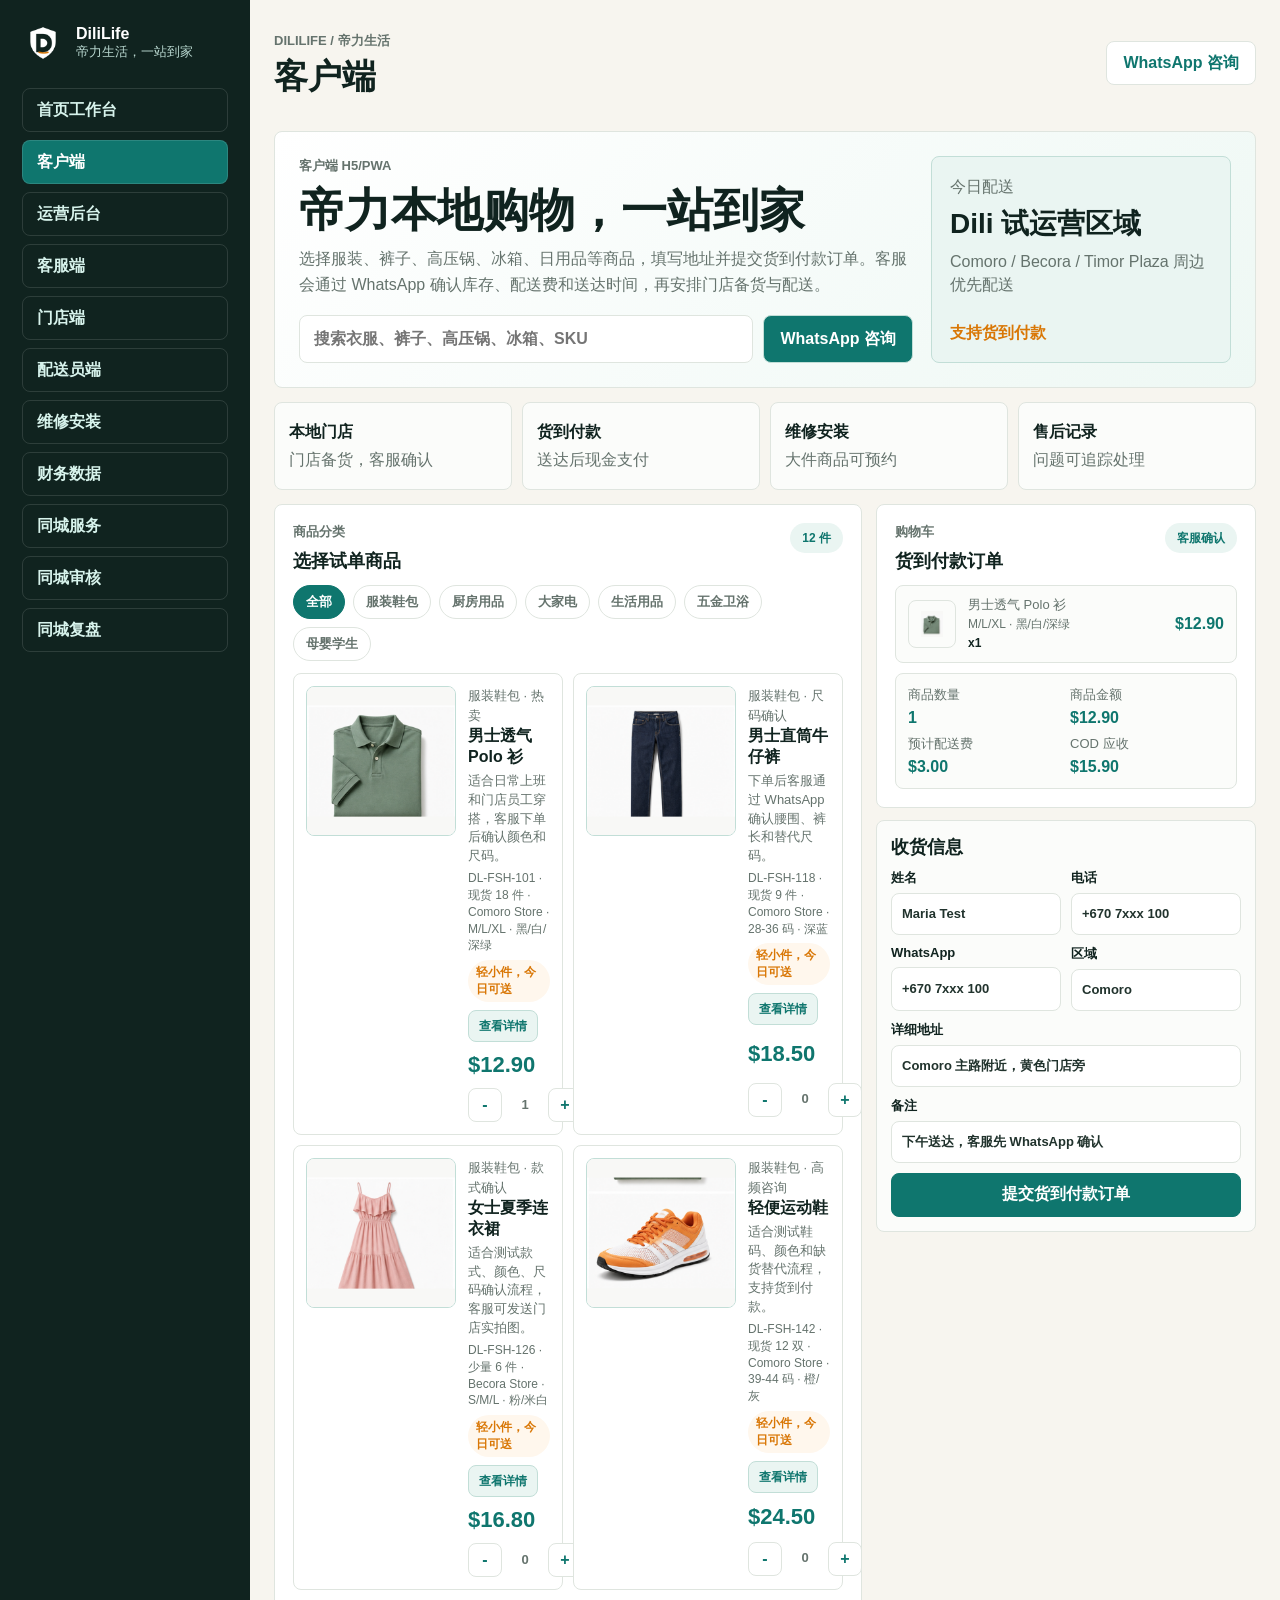
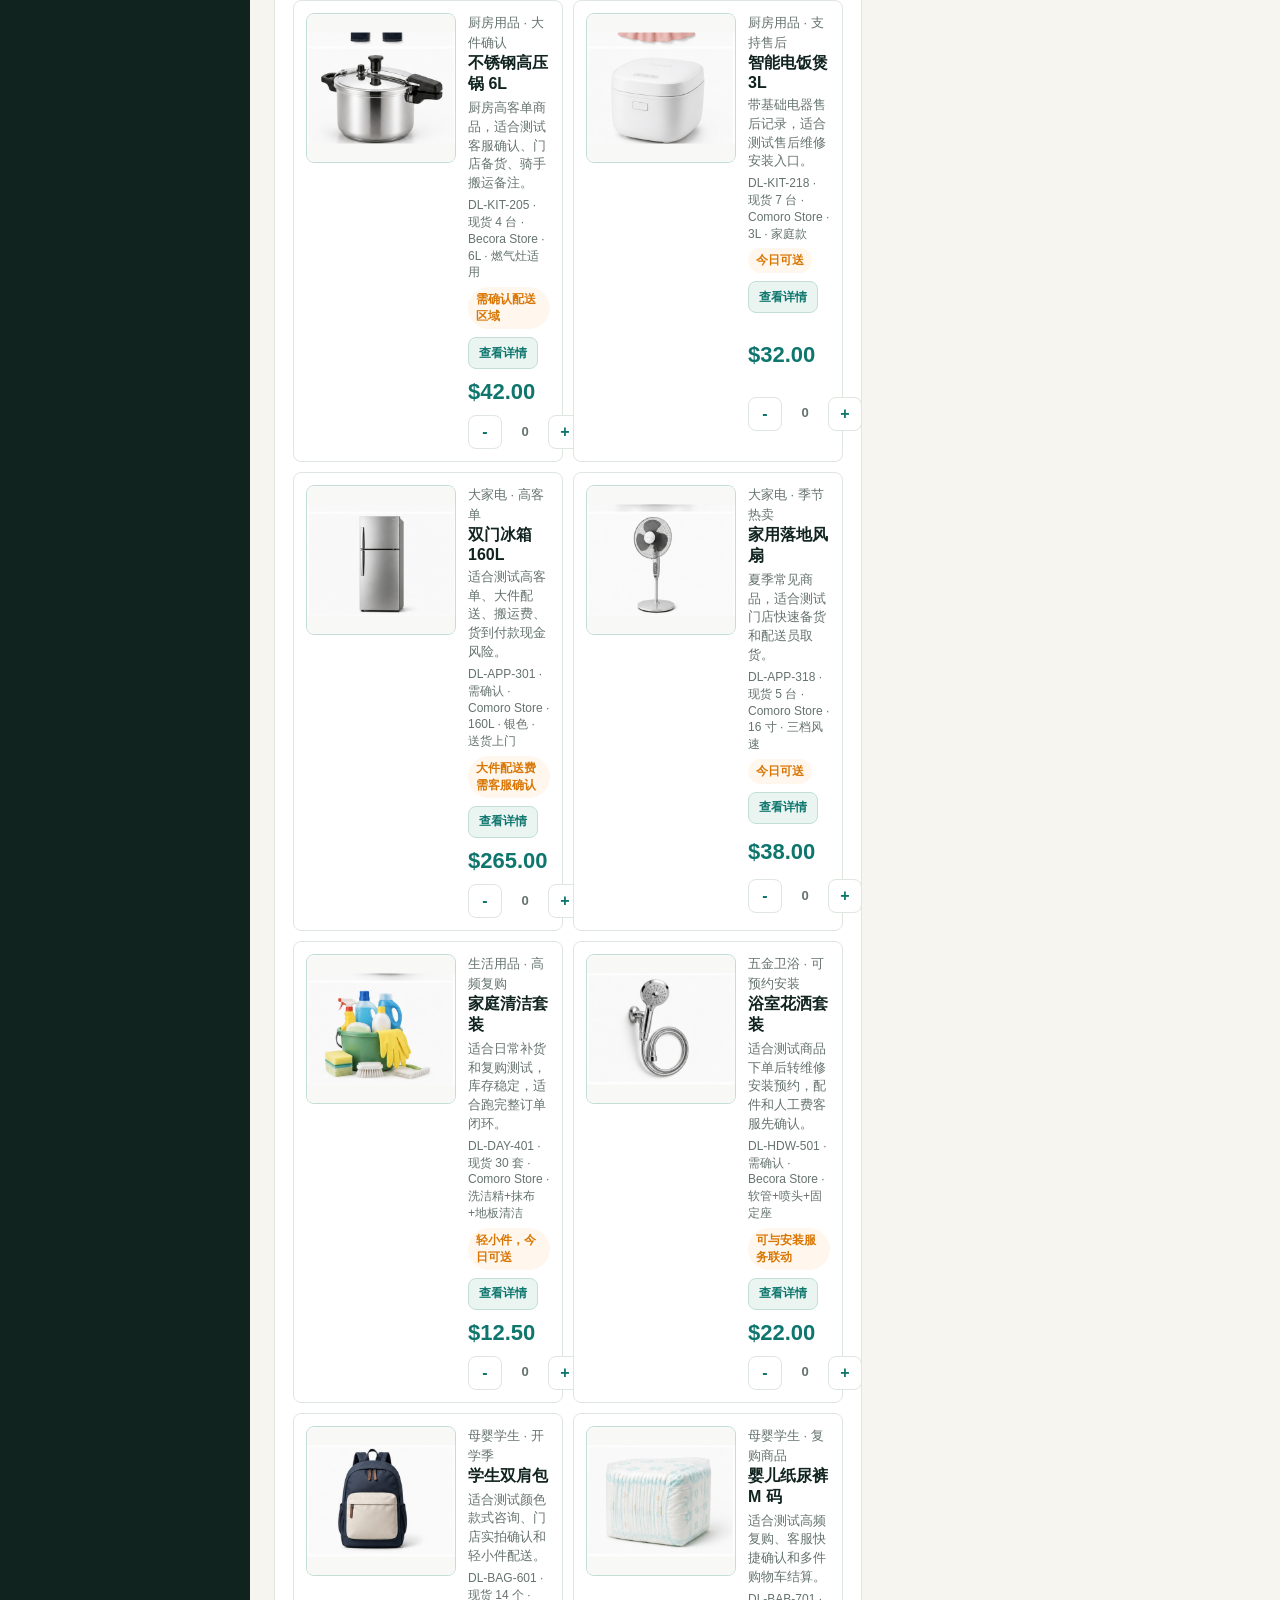
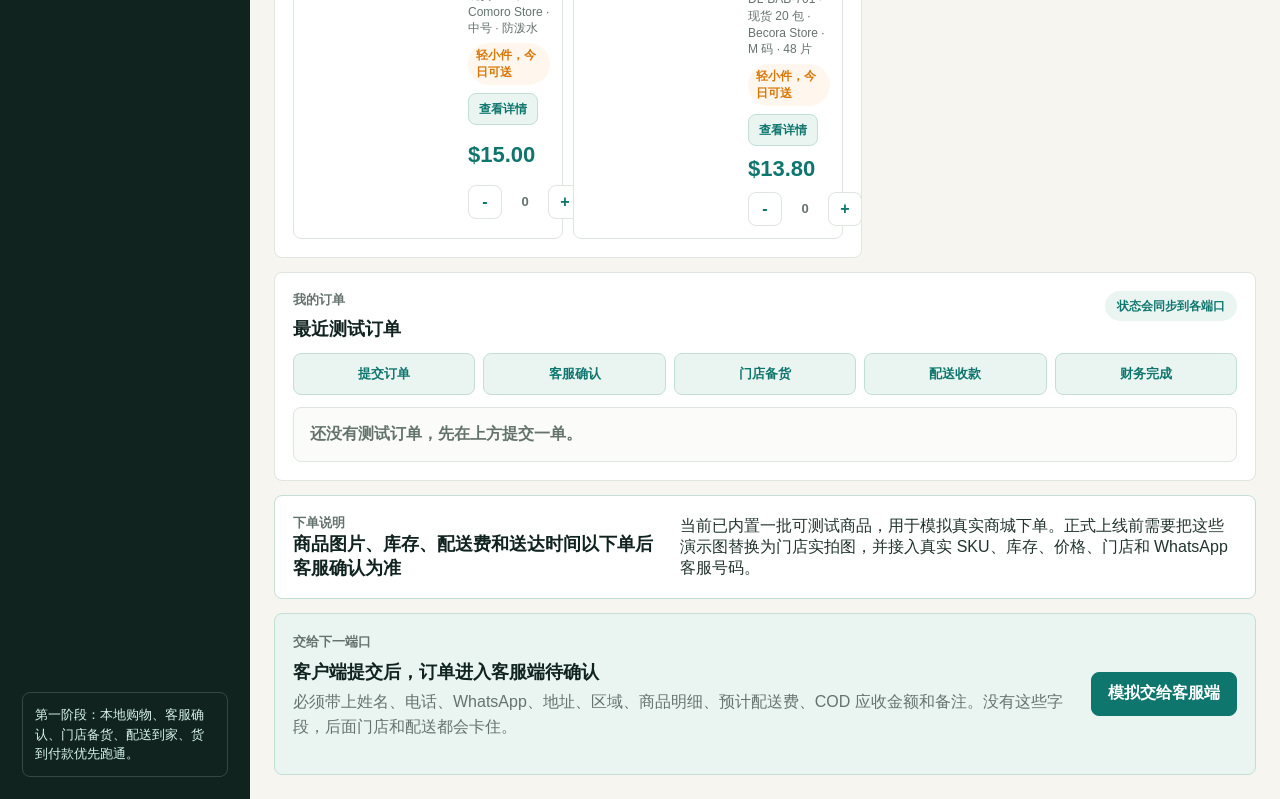
<file: client.html>
<!doctype html>
<html lang="zh-CN">
  <head>
    <meta charset="UTF-8" />
    <meta name="viewport" content="width=device-width, initial-scale=1.0" />
    <meta http-equiv="refresh" content="0; url=./主软件/index.html?entry=client#client" />
    <title>DiliLife 客户端</title>
    <script>
      window.location.replace("./主软件/index.html?entry=client#client");
    </script>
  </head>
  <body>
    <p>正在打开 DiliLife 客户端...</p>
    <p><a href="./主软件/index.html?entry=client#client">如果没有自动打开，请点击这里</a></p>
  </body>
</html>
</file>
<file: 06-同城服务扩展/软件原型/styles.css>
:root {
  --teal: #0f766e;
  --deep: #10231f;
  --amber: #d97706;
  --paper: #f7f5ef;
  --palm: #eaf5f2;
  --line: #dfe5df;
  --ink: #21332d;
  --muted: #65736d;
  --red: #b91c1c;
  --blue: #2563eb;
  --white: #fff;
  font-family: -apple-system, BlinkMacSystemFont, "PingFang SC", "Hiragino Sans GB", "Microsoft YaHei", sans-serif;
}

* {
  box-sizing: border-box;
}

body {
  margin: 0;
  background: var(--paper);
  color: var(--ink);
}

button,
input,
select,
textarea {
  font: inherit;
}

button,
a,
select {
  -webkit-tap-highlight-color: transparent;
}

a {
  color: inherit;
  text-decoration: none;
}

.app-shell {
  width: min(1180px, 100%);
  min-height: 100vh;
  margin: 0 auto;
  padding: 18px;
}

.topbar {
  display: flex;
  align-items: center;
  justify-content: space-between;
  gap: 16px;
  padding: 8px 0 18px;
}

.brand {
  display: flex;
  align-items: center;
  gap: 12px;
}

.brand img {
  width: 42px;
  height: 42px;
}

.brand strong,
.brand span {
  display: block;
}

.brand span,
.eyebrow,
.hero-copy,
.section-heading span,
.listing-meta,
.field-note,
.empty-state,
.safety-footer {
  color: var(--muted);
}

.icon-button {
  display: inline-grid;
  width: 42px;
  height: 42px;
  place-items: center;
  border: 1px solid var(--line);
  border-radius: 12px;
  background: var(--white);
  color: var(--deep);
  cursor: pointer;
}

.hero-panel {
  display: grid;
  grid-template-columns: 1fr auto;
  gap: 24px;
  align-items: end;
  padding: 28px;
  border: 1px solid var(--line);
  border-radius: 8px;
  background: var(--white);
}

.eyebrow {
  margin: 0 0 8px;
  font-size: 13px;
  font-weight: 800;
  letter-spacing: 0;
  text-transform: uppercase;
}

h1,
h2,
h3,
p {
  margin-top: 0;
}

h1 {
  max-width: 720px;
  margin-bottom: 12px;
  color: var(--deep);
  font-size: clamp(32px, 5vw, 54px);
  line-height: 1.08;
  letter-spacing: 0;
}

h2 {
  margin-bottom: 0;
  color: var(--deep);
  font-size: 22px;
  letter-spacing: 0;
}

h3 {
  margin-bottom: 8px;
  color: var(--deep);
  font-size: 18px;
}

.hero-copy {
  max-width: 690px;
  margin-bottom: 0;
  font-size: 18px;
  line-height: 1.55;
}

.hero-actions,
.dialog-actions,
.card-actions,
.review-actions {
  display: flex;
  flex-wrap: wrap;
  gap: 10px;
}

.primary-button,
.secondary-button,
.danger-button,
.ghost-button {
  display: inline-flex;
  min-height: 44px;
  align-items: center;
  justify-content: center;
  border-radius: 8px;
  padding: 0 18px;
  border: 1px solid transparent;
  cursor: pointer;
  font-weight: 800;
  white-space: nowrap;
}

.primary-button {
  background: var(--teal);
  color: var(--white);
}

.secondary-button {
  background: var(--white);
  color: var(--teal);
  border-color: var(--line);
}

.danger-button {
  background: var(--red);
  color: var(--white);
}

.ghost-button {
  background: var(--palm);
  color: var(--deep);
}

.tabbar {
  display: grid;
  grid-template-columns: repeat(4, 1fr);
  gap: 8px;
  margin: 16px 0;
}

.tab {
  min-height: 44px;
  border: 1px solid var(--line);
  border-radius: 8px;
  background: var(--white);
  color: var(--muted);
  cursor: pointer;
  font-weight: 800;
}

.tab.active {
  background: var(--deep);
  color: var(--white);
  border-color: var(--deep);
}

.view {
  display: none;
}

.view.active {
  display: block;
}

.search-row {
  display: grid;
  grid-template-columns: 1fr 180px;
  gap: 10px;
  margin-bottom: 16px;
}

input,
select,
textarea {
  width: 100%;
  border: 1px solid var(--line);
  border-radius: 8px;
  background: var(--white);
  color: var(--ink);
  outline: none;
}

input,
select {
  min-height: 46px;
  padding: 0 13px;
}

textarea {
  padding: 12px 13px;
  resize: vertical;
}

input:focus,
select:focus,
textarea:focus {
  border-color: var(--teal);
  box-shadow: 0 0 0 3px rgba(15, 118, 110, 0.14);
}

.category-grid {
  display: grid;
  grid-template-columns: repeat(4, 1fr);
  gap: 10px;
  margin-bottom: 22px;
}

.category-card,
.listing-card,
.metric-card,
.queue-item,
.review-panel,
.queue-panel {
  border: 1px solid var(--line);
  border-radius: 8px;
  background: var(--white);
}

.category-card {
  min-height: 112px;
  padding: 14px;
  cursor: pointer;
}

.category-card.active {
  border-color: var(--teal);
  background: var(--palm);
}

.category-card strong {
  display: block;
  margin-bottom: 8px;
  color: var(--deep);
}

.category-card span {
  color: var(--muted);
  font-size: 13px;
  line-height: 1.35;
}

.section-heading {
  display: flex;
  align-items: end;
  justify-content: space-between;
  gap: 12px;
  margin: 18px 0 12px;
}

.section-heading.compact {
  margin-top: 0;
}

.listing-list,
.queue-list {
  display: grid;
  gap: 10px;
}

.listing-card {
  display: grid;
  grid-template-columns: 92px 1fr;
  gap: 14px;
  padding: 12px;
}

.thumb {
  display: grid;
  min-height: 92px;
  place-items: center;
  border-radius: 8px;
  background: var(--palm);
  color: var(--teal);
  font-size: 32px;
  font-weight: 900;
}

.listing-thumb {
  min-height: 112px;
  overflow: hidden;
  background: #f8faf9;
}

.listing-thumb img,
.review-image img,
.listing-detail-media img {
  width: 100%;
  height: 100%;
  object-fit: cover;
}

.listing-head {
  display: flex;
  align-items: flex-start;
  justify-content: space-between;
  gap: 12px;
}

.listing-title {
  margin: 0 0 8px;
  color: var(--deep);
  font-size: 18px;
}

.listing-meta {
  display: flex;
  flex-wrap: wrap;
  gap: 8px;
  margin-bottom: 10px;
  font-size: 13px;
}

.listing-description {
  margin-bottom: 12px;
  line-height: 1.5;
}

.review-image {
  width: 100%;
  aspect-ratio: 16 / 9;
  margin-bottom: 12px;
  border: 1px solid var(--line);
  border-radius: 8px;
  background: #f8faf9;
  overflow: hidden;
}

.review-checklist,
.listing-detail-section ul {
  margin: 10px 0 0;
  padding-left: 18px;
  color: var(--muted);
  line-height: 1.65;
}

.listing-detail-dialog {
  width: min(980px, calc(100vw - 28px));
  max-height: calc(100vh - 28px);
  padding: 0;
  overflow: auto;
}

.listing-detail-shell {
  position: relative;
  display: grid;
  grid-template-columns: minmax(0, 0.95fr) minmax(340px, 1fr);
}

.listing-detail-close {
  position: absolute;
  top: 12px;
  right: 12px;
  z-index: 2;
}

.listing-detail-media {
  min-height: 480px;
  background: #f8faf9;
}

.listing-detail-content {
  display: grid;
  align-content: start;
  gap: 12px;
  padding: 28px;
}

.listing-detail-content h2 {
  margin: 0;
  color: var(--deep);
  font-size: clamp(28px, 4vw, 42px);
  line-height: 1.12;
}

.listing-detail-content p {
  margin: 0;
  color: var(--muted);
  line-height: 1.65;
}

.listing-detail-price {
  color: var(--teal);
  font-size: 32px;
  line-height: 1;
}

.listing-detail-section {
  border: 1px solid var(--line);
  border-radius: 8px;
  background: #fbfcfa;
  padding: 12px;
}

.listing-detail-section h3 {
  margin-bottom: 6px;
  color: var(--deep);
}

.badge {
  display: inline-flex;
  min-height: 26px;
  align-items: center;
  border-radius: 999px;
  padding: 0 10px;
  background: var(--palm);
  color: var(--teal);
  font-size: 12px;
  font-weight: 900;
}

.badge.pending,
.badge.reviewing {
  background: #fff7ed;
  color: var(--amber);
}

.badge.rejected,
.badge.removed {
  background: #fee2e2;
  color: var(--red);
}

.badge.closed {
  background: #e0ecff;
  color: var(--blue);
}

.support-layout {
  display: grid;
  grid-template-columns: 340px 1fr;
  gap: 14px;
}

.queue-panel,
.review-panel {
  padding: 14px;
}

.queue-item {
  width: 100%;
  padding: 12px;
  text-align: left;
  cursor: pointer;
}

.queue-item.active {
  border-color: var(--teal);
  background: var(--palm);
}

.queue-item strong,
.queue-item span {
  display: block;
}

.queue-item span {
  margin-top: 6px;
  color: var(--muted);
  font-size: 13px;
}

.detail-grid {
  display: grid;
  grid-template-columns: repeat(2, minmax(0, 1fr));
  gap: 10px;
  margin: 16px 0;
}

.detail-field {
  min-height: 72px;
  padding: 12px;
  border-radius: 8px;
  background: #f8faf8;
}

.detail-field span {
  display: block;
  margin-bottom: 6px;
  color: var(--muted);
  font-size: 12px;
}

.review-actions {
  margin-top: 14px;
}

.metric-grid {
  display: grid;
  grid-template-columns: repeat(4, 1fr);
  gap: 10px;
}

.metric-card {
  padding: 16px;
}

.metric-card span {
  color: var(--muted);
}

.metric-card strong {
  display: block;
  margin-top: 8px;
  color: var(--deep);
  font-size: 34px;
}

.bars {
  display: grid;
  gap: 10px;
}

.bar-row {
  display: grid;
  grid-template-columns: 88px 1fr 48px;
  gap: 12px;
  align-items: center;
}

.bar-track {
  height: 16px;
  border-radius: 999px;
  background: var(--line);
  overflow: hidden;
}

.bar-fill {
  height: 100%;
  border-radius: inherit;
  background: var(--teal);
}

.safety-footer {
  margin: 22px 0 8px;
  padding: 14px;
  border: 1px solid #fed7aa;
  border-radius: 8px;
  background: #fff7ed;
  color: var(--amber);
  font-size: 14px;
  font-weight: 800;
}

.dialog {
  width: min(720px, calc(100% - 28px));
  border: 1px solid var(--line);
  border-radius: 8px;
  padding: 0;
}

.small-dialog {
  width: min(520px, calc(100% - 28px));
}

.dialog::backdrop {
  background: rgba(16, 35, 31, 0.48);
}

.dialog form {
  padding: 18px;
}

.dialog-head {
  display: flex;
  justify-content: space-between;
  gap: 12px;
  margin-bottom: 16px;
}

.form-grid {
  display: grid;
  grid-template-columns: repeat(2, minmax(0, 1fr));
  gap: 12px;
}

label {
  display: grid;
  gap: 7px;
  color: var(--deep);
  font-size: 14px;
  font-weight: 800;
}

.wide {
  grid-column: 1 / -1;
}

.check-line {
  grid-template-columns: auto 1fr;
  align-items: start;
  margin: 14px 0;
  font-weight: 700;
  line-height: 1.45;
}

.check-line input {
  width: 18px;
  min-height: 18px;
  margin-top: 2px;
}

.dialog-actions {
  justify-content: flex-end;
}

.toast {
  position: fixed;
  right: 18px;
  bottom: 18px;
  max-width: min(360px, calc(100% - 36px));
  padding: 12px 14px;
  border-radius: 8px;
  background: var(--deep);
  color: var(--white);
  opacity: 0;
  pointer-events: none;
  transform: translateY(12px);
  transition: opacity 180ms ease, transform 180ms ease;
}

.toast.show {
  opacity: 1;
  transform: translateY(0);
}

.empty-state {
  padding: 24px;
  border: 1px dashed var(--line);
  border-radius: 8px;
  background: var(--white);
  text-align: center;
}

@media (max-width: 860px) {
  .app-shell {
    padding: 12px;
  }

  .hero-panel,
  .support-layout,
  .listing-card,
  .listing-detail-shell {
    grid-template-columns: 1fr;
  }

  .hero-actions {
    width: 100%;
  }

  .hero-actions > * {
    flex: 1;
  }

  .tabbar {
    grid-template-columns: repeat(2, 1fr);
  }

  .search-row,
  .form-grid,
  .detail-grid {
    grid-template-columns: 1fr;
  }

  .category-grid,
  .metric-grid {
    grid-template-columns: repeat(2, 1fr);
  }

  .thumb {
    min-height: 72px;
  }

  .listing-thumb {
    min-height: 210px;
  }

  .listing-detail-media {
    min-height: 280px;
  }

  .listing-detail-content {
    padding: 18px;
  }
}

@media (max-width: 520px) {
  .topbar {
    align-items: flex-start;
  }

  .brand img {
    width: 36px;
    height: 36px;
  }

  .hero-panel {
    padding: 18px;
  }

  h1 {
    font-size: 34px;
  }

  .category-grid,
  .metric-grid {
    grid-template-columns: 1fr;
  }

  .listing-head,
  .section-heading {
    align-items: flex-start;
    flex-direction: column;
  }
}
</file>
<file: 主软件/styles.css>
:root {
  --dl-color-primary: #0f766e;
  --dl-color-ink: #10231f;
  --dl-color-accent: #d97706;
  --dl-color-paper: #f7f5ef;
  --dl-color-soft: #eaf5f2;
  --dl-color-line: #dfe5df;
  --dl-color-danger: #b91c1c;
  --teal: var(--dl-color-primary);
  --deep: var(--dl-color-ink);
  --amber: var(--dl-color-accent);
  --paper: var(--dl-color-paper);
  --palm: var(--dl-color-soft);
  --line: var(--dl-color-line);
  --ink: #21332d;
  --muted: #65736d;
  --white: #fff;
  font-family: -apple-system, BlinkMacSystemFont, "PingFang SC", "Hiragino Sans GB", "Microsoft YaHei", sans-serif;
}

* {
  box-sizing: border-box;
}

body {
  margin: 0;
  background: var(--paper);
  color: var(--ink);
}

button,
a {
  font: inherit;
}

button {
  cursor: pointer;
}

a {
  color: inherit;
  text-decoration: none;
}

.main-app {
  display: grid;
  grid-template-columns: 250px 1fr;
  min-height: 100vh;
}

.sidebar {
  display: flex;
  min-height: 100vh;
  flex-direction: column;
  gap: 24px;
  padding: 22px;
  background: var(--deep);
  color: var(--white);
}

.brand {
  display: flex;
  align-items: center;
  gap: 12px;
}

.brand img {
  width: 42px;
  height: 42px;
  object-fit: contain;
}

.brand strong,
.brand span {
  display: block;
}

.brand span {
  color: #b9d8d0;
  font-size: 13px;
  line-height: 1.35;
}

.main-nav {
  display: grid;
  gap: 8px;
}

.nav-item {
  min-height: 44px;
  border: 1px solid rgba(255, 255, 255, 0.12);
  border-radius: 8px;
  background: transparent;
  color: #d7f3ec;
  text-align: left;
  padding: 0 14px;
  font-weight: 800;
}

.nav-item.active,
.nav-item:hover {
  background: var(--teal);
  color: var(--white);
}

.sidebar-note {
  margin-top: auto;
  border: 1px solid rgba(255, 255, 255, 0.16);
  border-radius: 8px;
  padding: 12px;
  color: #d7f3ec;
  font-size: 13px;
  line-height: 1.5;
}

.content {
  min-width: 0;
  padding: 24px;
}

.topbar {
  display: flex;
  align-items: center;
  justify-content: space-between;
  gap: 16px;
  margin-bottom: 18px;
}

.eyebrow {
  margin: 0 0 8px;
  color: var(--muted);
  font-size: 13px;
  font-weight: 900;
  letter-spacing: 0;
  text-transform: uppercase;
}

h1,
h2,
h3,
p {
  margin-top: 0;
}

h1 {
  margin-bottom: 0;
  color: var(--deep);
  font-size: 34px;
}

h2 {
  margin-bottom: 10px;
  color: var(--deep);
  font-size: clamp(28px, 4vw, 46px);
  line-height: 1.12;
}

h3 {
  margin-bottom: 8px;
  color: var(--deep);
}

.whatsapp,
.primary,
.secondary,
.module-card button {
  display: inline-flex;
  min-height: 44px;
  align-items: center;
  justify-content: center;
  border-radius: 8px;
  padding: 0 16px;
  border: 1px solid var(--line);
  font-weight: 900;
}

.whatsapp,
.secondary,
.module-card button {
  background: var(--white);
  color: var(--teal);
}

.primary {
  border-color: var(--teal);
  background: var(--teal);
  color: var(--white);
}

.route {
  display: none;
}

.route.active {
  display: block;
}

.hero,
.shop-preview,
.module-card,
.product-card,
.service-hero,
.service-card,
.service-workflow,
.service-panel {
  border: 1px solid var(--line);
  border-radius: 8px;
  background: var(--white);
}

.hero {
  display: grid;
  grid-template-columns: 1fr auto;
  gap: 24px;
  align-items: end;
  padding: 28px;
  background:
    radial-gradient(circle at 92% 18%, rgba(217, 119, 6, 0.14), transparent 28%),
    linear-gradient(135deg, var(--white), var(--palm));
}

.hero p,
.shop-preview p,
.module-card p,
.product-card p,
.service-hero p,
.service-card p,
.safety-line {
  color: var(--muted);
  line-height: 1.55;
}

.trust-tags {
  display: flex;
  flex-wrap: wrap;
  gap: 10px;
  margin-top: 18px;
}

.trust-tags span {
  display: inline-flex;
  min-height: 30px;
  align-items: center;
  border: 1px solid #c2ded7;
  border-radius: 8px;
  background: var(--white);
  color: var(--teal);
  padding: 0 12px;
  font-size: 13px;
  font-weight: 900;
}

.module-grid,
.product-grid {
  display: grid;
  grid-template-columns: repeat(4, 1fr);
  gap: 12px;
  margin-top: 14px;
}

.module-card,
.product-card {
  min-height: 170px;
  padding: 18px;
}

.module-card.strong {
  background: var(--palm);
  border-color: #c2ded7;
}

.module-card span,
.product-card span {
  display: block;
  margin-bottom: 10px;
  color: var(--amber);
  font-size: 13px;
  font-weight: 900;
}

.module-card button {
  margin-top: 12px;
}

.shop-preview {
  padding: 24px;
}

.shop-head {
  display: flex;
  align-items: end;
  justify-content: space-between;
  gap: 18px;
}

.product-card {
  min-height: 120px;
  background: #fbfcfa;
}

.product-card b {
  display: block;
  margin-bottom: 10px;
  color: var(--deep);
  font-size: 20px;
}

.product-card p {
  margin-bottom: 0;
  font-size: 13px;
}

.service-hero {
  display: grid;
  grid-template-columns: 1fr auto;
  gap: 24px;
  align-items: end;
  padding: 28px;
  background: linear-gradient(135deg, var(--white), var(--palm));
}

.service-grid,
.service-panel-grid {
  display: grid;
  grid-template-columns: repeat(4, 1fr);
  gap: 12px;
  margin-top: 14px;
}

.service-card,
.service-panel {
  padding: 18px;
}

.service-card span {
  display: block;
  margin-bottom: 10px;
  color: var(--amber);
  font-size: 13px;
  font-weight: 900;
}

.service-workflow {
  display: grid;
  grid-template-columns: 1fr 1.2fr;
  gap: 18px;
  margin-top: 14px;
  padding: 18px;
  background: var(--palm);
  border-color: #c2ded7;
}

.service-workflow h3,
.service-panel h3 {
  margin-bottom: 0;
}

.service-workflow ol,
.service-panel ul {
  margin: 0;
  padding-left: 20px;
  color: var(--muted);
  line-height: 1.65;
}

.service-panel-grid {
  grid-template-columns: repeat(3, 1fr);
}

.service-real-grid {
  grid-template-columns: repeat(4, minmax(0, 1fr));
}

.service-real-card {
  display: grid;
  gap: 10px;
  cursor: pointer;
}

.service-card-image {
  width: 100%;
  aspect-ratio: 1;
  border: 1px solid var(--line);
  border-radius: 8px;
  background: #f8faf9;
  overflow: hidden;
}

.service-card-image img,
.service-detail-media img {
  width: 100%;
  height: 100%;
  object-fit: cover;
}

.service-card-meta {
  display: flex;
  align-items: center;
  justify-content: space-between;
  gap: 8px;
  border-top: 1px solid var(--line);
  padding-top: 8px;
}

.service-card-meta b {
  color: var(--teal);
}

.service-card-meta small {
  color: var(--muted);
  font-weight: 800;
}

.service-detail-link {
  width: fit-content;
  min-height: 34px;
  border: 1px solid #c2ded7;
  border-radius: 8px;
  background: var(--palm);
  color: var(--teal);
  padding: 0 10px;
  font-size: 13px;
  font-weight: 900;
}

.safety-line {
  margin: 18px 0 0;
  border: 1px solid #fed7aa;
  border-radius: 8px;
  background: #fff7ed;
  color: var(--amber);
  padding: 12px;
  font-weight: 800;
}

.finance-route {
  display: none;
}

.finance-route.active {
  display: block;
}

.finance-hero,
.finance-panel,
.finance-kpi {
  border: 1px solid var(--line);
  border-radius: 8px;
  background: var(--white);
}

.finance-hero {
  display: grid;
  grid-template-columns: 1fr 220px;
  gap: 18px;
  align-items: end;
  padding: 24px;
  background: linear-gradient(135deg, var(--white), var(--palm));
}

.finance-hero h2 {
  max-width: 780px;
}

.finance-hero p {
  max-width: 850px;
  margin-bottom: 0;
  color: var(--muted);
  line-height: 1.6;
}

.finance-status {
  display: grid;
  gap: 6px;
  border: 1px solid #c2ded7;
  border-radius: 8px;
  background: var(--white);
  padding: 16px;
}

.finance-status span,
.finance-kpi span,
.finance-kpi small,
.finance-status small {
  color: var(--muted);
  font-size: 13px;
  font-weight: 800;
}

.finance-status strong {
  color: var(--teal);
  font-size: 28px;
}

.finance-kpi-grid {
  display: grid;
  grid-template-columns: repeat(6, 1fr);
  gap: 10px;
  margin-top: 14px;
}

.finance-kpi {
  display: grid;
  min-height: 112px;
  align-content: space-between;
  gap: 8px;
  padding: 14px;
}

.finance-kpi strong {
  color: var(--deep);
  font-size: 30px;
  line-height: 1;
}

.finance-kpi.danger {
  border-color: #fecaca;
  background: #fef2f2;
}

.finance-kpi.danger strong {
  color: var(--dl-color-danger);
}

.finance-layout {
  display: grid;
  grid-template-columns: 1.25fr 0.75fr;
  gap: 14px;
  margin-top: 14px;
}

.finance-layout.bottom {
  grid-template-columns: 1fr 1fr;
}

.finance-panel {
  padding: 18px;
}

.panel-head {
  display: flex;
  align-items: start;
  justify-content: space-between;
  gap: 12px;
  margin-bottom: 12px;
}

.panel-head h3,
.finance-panel h3 {
  margin-bottom: 0;
}

.admin-tool-actions {
  display: flex;
  flex-wrap: wrap;
  justify-content: flex-end;
  gap: 8px;
}

.admin-tool-actions input[type="file"] {
  position: absolute;
  width: 1px;
  height: 1px;
  opacity: 0;
  pointer-events: none;
}

.import-button {
  cursor: pointer;
}

.danger-light {
  border-color: #fecaca;
  color: var(--dl-color-danger);
}

.data-ops-panel {
  display: grid;
  grid-template-columns: repeat(3, minmax(0, 1fr));
  gap: 10px;
  margin: 12px 0;
}

.data-ops-panel div {
  display: grid;
  gap: 5px;
  border: 1px solid var(--line);
  border-radius: 8px;
  background: #fbfcfa;
  padding: 12px;
}

.data-ops-panel span,
.data-ops-panel small {
  color: var(--muted);
  font-size: 12px;
  line-height: 1.45;
}

.data-ops-panel b {
  color: var(--deep);
}

.status-chip {
  display: inline-flex;
  min-height: 30px;
  align-items: center;
  border-radius: 999px;
  background: var(--palm);
  color: var(--teal);
  padding: 0 12px;
  font-size: 12px;
  font-weight: 900;
  white-space: nowrap;
}

.status-chip.danger {
  background: #fef2f2;
  color: var(--dl-color-danger);
}

.finance-table {
  display: grid;
  gap: 8px;
}

.finance-row {
  display: grid;
  grid-template-columns: minmax(0, 1.4fr) 110px 110px;
  gap: 10px;
  align-items: center;
  border: 1px solid var(--line);
  border-radius: 8px;
  padding: 10px 12px;
  color: var(--muted);
  font-size: 14px;
}

.finance-row-head {
  background: var(--palm);
  color: var(--deep);
  font-weight: 900;
}

.ok,
.warn {
  font-weight: 900;
}

.ok {
  color: var(--teal);
}

.warn {
  color: var(--amber);
}

.risk-list {
  display: grid;
  gap: 10px;
  margin: 0;
  padding: 0;
  list-style: none;
}

.risk-list li {
  display: grid;
  gap: 4px;
  border: 1px solid #fecaca;
  border-radius: 8px;
  background: #fef2f2;
  padding: 12px;
}

.risk-list b {
  color: var(--dl-color-danger);
}

.risk-list span {
  color: var(--muted);
  font-size: 13px;
}

.milestone-list {
  display: grid;
  gap: 10px;
  margin-top: 14px;
}

.milestone-list div {
  display: grid;
  grid-template-columns: 90px 1fr;
  gap: 12px;
  align-items: center;
  border: 1px solid var(--line);
  border-radius: 8px;
  padding: 12px;
}

.milestone-list strong {
  color: var(--teal);
}

.milestone-list span {
  color: var(--muted);
  line-height: 1.45;
}

.resource-grid {
  display: grid;
  grid-template-columns: repeat(2, 1fr);
  gap: 10px;
  margin-top: 14px;
}

.resource-grid span {
  display: flex;
  min-height: 48px;
  align-items: center;
  justify-content: center;
  border: 1px solid #c2ded7;
  border-radius: 8px;
  background: var(--palm);
  color: var(--teal);
  padding: 0 12px;
  font-weight: 900;
  text-align: center;
}

.resource-note {
  margin: 12px 0 0;
  color: var(--muted);
  font-size: 0.92rem;
  line-height: 1.45;
}

.flow-panel {
  display: grid;
  grid-template-columns: 1.4fr 1fr;
  gap: 16px;
  align-items: center;
  margin-top: 14px;
  border: 1px solid #c2ded7;
  border-radius: 8px;
  background: var(--palm);
  padding: 18px;
}

.flow-panel h3 {
  margin: 0;
}

.flow-panel p {
  margin: 0;
  color: var(--muted);
  line-height: 1.55;
}

.handoff-flow {
  display: grid;
  grid-template-columns: repeat(6, 1fr);
  gap: 10px;
  margin-top: 14px;
}

.handoff-flow button,
.port-handoff-panel,
.port-hero,
.port-card,
.workflow-board section,
.handoff-checklist {
  border: 1px solid var(--line);
  border-radius: 8px;
  background: var(--white);
}

.handoff-flow button {
  display: grid;
  min-height: 86px;
  gap: 6px;
  align-content: center;
  padding: 12px;
  color: var(--deep);
  text-align: left;
}

.handoff-flow button:hover {
  border-color: #c2ded7;
  background: var(--palm);
}

.handoff-flow b {
  color: var(--teal);
}

.handoff-flow span {
  color: var(--muted);
  font-size: 13px;
  line-height: 1.35;
}

.port-hero {
  display: grid;
  grid-template-columns: 1fr auto;
  gap: 18px;
  align-items: end;
  padding: 24px;
  background: linear-gradient(135deg, var(--white), var(--palm));
}

.port-hero p {
  max-width: 850px;
  margin-bottom: 0;
  color: var(--muted);
  line-height: 1.6;
}

.port-status {
  display: inline-flex;
  min-height: 34px;
  align-items: center;
  justify-content: center;
  border-radius: 999px;
  background: var(--teal);
  color: var(--white);
  padding: 0 14px;
  font-size: 13px;
  font-weight: 900;
  white-space: nowrap;
}

.port-grid {
  display: grid;
  grid-template-columns: repeat(4, 1fr);
  gap: 12px;
  margin-top: 14px;
}

.port-card {
  min-height: 150px;
  padding: 18px;
}

.port-card span {
  display: block;
  margin-bottom: 10px;
  color: var(--amber);
  font-size: 13px;
  font-weight: 900;
}

.port-card p,
.port-handoff-panel p,
.workflow-board li,
.work-item span,
.handoff-checklist li {
  color: var(--muted);
  line-height: 1.55;
}

.workflow-board {
  display: grid;
  grid-template-columns: 1fr 1fr 1fr;
  gap: 12px;
  margin-top: 14px;
}

.workflow-board section {
  padding: 18px;
}

.workflow-board ul,
.handoff-checklist ul {
  margin: 0;
  padding-left: 20px;
}

.work-item {
  display: grid;
  gap: 6px;
  border: 1px solid var(--line);
  border-radius: 8px;
  padding: 12px;
}

.work-item + .work-item {
  margin-top: 10px;
}

.work-item.strong {
  border-color: #c2ded7;
  background: var(--palm);
}

.work-item b {
  color: var(--deep);
}

.port-handoff-panel {
  display: grid;
  grid-template-columns: 1fr auto;
  gap: 18px;
  align-items: center;
  margin-top: 14px;
  padding: 18px;
  background: var(--palm);
  border-color: #c2ded7;
}

.port-handoff-panel h3 {
  margin-bottom: 6px;
}

.handoff-checklist {
  margin-top: 14px;
  padding: 18px;
}

.live-panel {
  margin-top: 14px;
  border: 1px solid #c2ded7;
  border-radius: 8px;
  background: #fff;
  padding: 18px;
}

.client-shell {
  display: grid;
  gap: 14px;
}

.client-hero,
.client-catalog,
.checkout-card,
.client-checkout-form,
.client-order-status {
  border: 1px solid var(--line);
  border-radius: 8px;
  background: var(--white);
}

.client-hero {
  display: grid;
  grid-template-columns: minmax(0, 1fr) 300px;
  gap: 18px;
  align-items: stretch;
  padding: 24px;
  background: linear-gradient(135deg, var(--white), #eef8f4);
}

.client-hero h2 {
  max-width: 760px;
}

.client-hero p {
  max-width: 820px;
  color: var(--muted);
  line-height: 1.6;
}

.client-search {
  display: grid;
  grid-template-columns: minmax(0, 1fr) auto;
  gap: 10px;
  max-width: 720px;
  margin-top: 18px;
}

.client-search input {
  min-height: 48px;
  min-width: 0;
  border: 1px solid var(--line);
  border-radius: 8px;
  background: var(--white);
  padding: 0 14px;
  color: var(--ink);
  font-weight: 800;
}

.client-search a {
  display: inline-flex;
  min-height: 48px;
  align-items: center;
  justify-content: center;
  border: 1px solid #c2ded7;
  border-radius: 8px;
  background: var(--teal);
  color: var(--white);
  padding: 0 16px;
  font-weight: 900;
  white-space: nowrap;
}

.client-delivery-card {
  display: grid;
  align-content: space-between;
  gap: 10px;
  border: 1px solid #c2ded7;
  border-radius: 8px;
  background: var(--palm);
  padding: 18px;
}

.client-delivery-card span,
.client-delivery-card p,
.client-service-strip span {
  color: var(--muted);
  line-height: 1.45;
}

.client-delivery-card strong {
  color: var(--deep);
  font-size: 28px;
  line-height: 1.1;
}

.client-delivery-card b {
  color: var(--amber);
}

.client-service-strip {
  display: grid;
  grid-template-columns: repeat(4, 1fr);
  gap: 10px;
}

.client-service-strip div {
  display: grid;
  gap: 5px;
  min-height: 88px;
  align-content: center;
  border: 1px solid var(--line);
  border-radius: 8px;
  background: #fbfcfa;
  padding: 14px;
}

.client-service-strip b {
  color: var(--deep);
}

.client-main-grid {
  display: grid;
  grid-template-columns: minmax(0, 1fr) 380px;
  gap: 14px;
  align-items: start;
}

.client-catalog,
.checkout-card,
.client-checkout-form,
.client-order-status {
  padding: 18px;
}

.section-heading {
  display: flex;
  align-items: flex-start;
  justify-content: space-between;
  gap: 12px;
  margin-bottom: 12px;
}

.section-heading h3 {
  margin-bottom: 0;
}

.section-heading > span {
  display: inline-flex;
  min-height: 30px;
  align-items: center;
  border-radius: 999px;
  background: var(--palm);
  color: var(--teal);
  padding: 0 12px;
  font-size: 12px;
  font-weight: 900;
  white-space: nowrap;
}

.client-category-chips {
  display: flex;
  flex-wrap: wrap;
  gap: 8px;
  margin-bottom: 12px;
}

.client-category-chips button {
  min-height: 34px;
  border: 1px solid var(--line);
  border-radius: 999px;
  background: var(--white);
  color: var(--muted);
  padding: 0 12px;
  font-size: 13px;
  font-weight: 900;
}

.client-category-chips button.active,
.client-category-chips button:hover {
  border-color: var(--teal);
  background: var(--teal);
  color: var(--white);
}

.client-products {
  grid-template-columns: repeat(2, minmax(0, 1fr));
}

.client-products .live-product-card {
  grid-template-columns: 150px minmax(0, 1fr);
  gap: 12px;
  align-items: start;
  background: var(--white);
  cursor: pointer;
}

.product-thumb {
  display: grid;
  width: 56px;
  height: 56px;
  place-items: center;
  border: 1px solid #c2ded7;
  border-radius: 8px;
  background: var(--palm);
  color: var(--teal);
  font-size: 20px;
  font-weight: 900;
}

.client-products .product-thumb {
  grid-row: 1 / span 3;
  width: 150px;
  height: 150px;
  overflow: hidden;
  background: #f8faf9;
}

.product-thumb img,
.cart-thumb img,
.order-thumb img,
.product-detail-image img {
  width: 100%;
  height: 100%;
  object-fit: cover;
}

.product-info {
  min-width: 0;
}

.product-info p {
  margin: 4px 0;
  color: var(--muted);
  font-size: 13px;
  line-height: 1.45;
}

.product-info small {
  display: block;
  color: var(--muted);
  font-size: 12px;
  line-height: 1.4;
}

.product-info em {
  display: inline-flex;
  width: fit-content;
  margin-top: 6px;
  border-radius: 999px;
  background: #fff7ed;
  color: var(--amber);
  padding: 4px 8px;
  font-size: 12px;
  font-style: normal;
  font-weight: 900;
}

.product-detail-link {
  width: fit-content;
  min-height: 32px;
  margin-top: 8px;
  border: 1px solid #c2ded7;
  border-radius: 8px;
  background: var(--palm);
  color: var(--teal);
  padding: 0 10px;
  font-size: 12px;
  font-weight: 900;
}

.product-price {
  color: var(--teal);
  font-size: 22px;
  line-height: 1;
}

.client-products .quantity-actions {
  grid-column: 2;
  width: 120px;
}

.client-checkout {
  display: grid;
  gap: 12px;
}

.client-cart-items {
  display: grid;
  gap: 8px;
  margin-bottom: 10px;
}

.client-cart-items div {
  display: flex;
  align-items: center;
  justify-content: space-between;
  gap: 12px;
  border: 1px solid var(--line);
  border-radius: 8px;
  background: #fbfcfa;
  padding: 10px 12px;
}

.cart-thumb,
.order-thumb {
  display: grid;
  flex: 0 0 auto;
  place-items: center;
  border: 1px solid #c2ded7;
  border-radius: 8px;
  background: var(--palm);
  color: var(--teal);
  font-weight: 900;
  overflow: hidden;
}

.cart-thumb {
  width: 48px;
  height: 48px;
}

.order-thumb {
  width: 54px;
  height: 54px;
}

.client-cart-items span {
  display: grid;
  gap: 2px;
  flex: 1;
  min-width: 0;
  color: var(--muted);
  font-size: 13px;
  line-height: 1.4;
}

.client-cart-items span small {
  color: var(--muted);
  font-size: 12px;
}

.client-cart-items span strong {
  color: var(--deep);
  font-size: 12px;
}

.client-cart-items b {
  color: var(--teal);
  white-space: nowrap;
}

.client-checkout .cart-summary {
  grid-template-columns: repeat(2, 1fr);
}

.client-checkout-form h3 {
  margin-bottom: 0;
}

.client-order-steps {
  display: grid;
  grid-template-columns: repeat(5, 1fr);
  gap: 8px;
  margin: 12px 0;
}

.client-order-steps span {
  display: grid;
  min-height: 42px;
  place-items: center;
  border: 1px solid #c2ded7;
  border-radius: 8px;
  background: var(--palm);
  color: var(--teal);
  padding: 0 8px;
  font-size: 13px;
  font-weight: 900;
  text-align: center;
}

.client-notice-panel {
  display: grid;
  grid-template-columns: 0.8fr 1.2fr;
  gap: 16px;
  align-items: center;
}

.client-notice-panel h3,
.client-notice-panel p {
  margin-bottom: 0;
}

.product-detail-dialog {
  width: min(1080px, calc(100vw - 28px));
  max-height: calc(100vh - 28px);
  border: 0;
  border-radius: 8px;
  background: var(--white);
  color: var(--ink);
  padding: 0;
  overflow: auto;
  box-shadow: 0 24px 70px rgba(16, 35, 31, 0.28);
}

.product-detail-dialog::backdrop {
  background: rgba(16, 35, 31, 0.58);
}

.product-detail-shell {
  position: relative;
  display: grid;
  grid-template-columns: minmax(0, 0.95fr) minmax(360px, 1fr);
  gap: 0;
}

.product-detail-close {
  position: absolute;
  top: 12px;
  right: 12px;
  z-index: 2;
  width: 40px;
  height: 40px;
  border: 1px solid var(--line);
  border-radius: 8px;
  background: var(--white);
  color: var(--deep);
  font-size: 24px;
  font-weight: 900;
}

.product-detail-media {
  display: grid;
  min-height: 520px;
  place-items: center;
  background: #f8faf9;
  padding: 24px;
}

.product-detail-image {
  width: 100%;
  max-width: 520px;
  aspect-ratio: 1;
  border: 1px solid var(--line);
  border-radius: 8px;
  background: var(--white);
  overflow: hidden;
}

.product-detail-content {
  display: grid;
  align-content: start;
  gap: 14px;
  padding: 32px;
}

.product-detail-content h2 {
  margin-bottom: 0;
  font-size: clamp(30px, 4vw, 46px);
}

.product-detail-content p {
  margin-bottom: 0;
  color: var(--muted);
  line-height: 1.65;
}

.product-detail-price {
  color: var(--teal);
  font-size: 34px;
  line-height: 1;
}

.product-detail-meta {
  display: grid;
  grid-template-columns: repeat(2, minmax(0, 1fr));
  gap: 8px;
}

.product-detail-meta div,
.product-detail-section {
  border: 1px solid var(--line);
  border-radius: 8px;
  background: #fbfcfa;
  padding: 12px;
}

.product-detail-meta span {
  display: block;
  color: var(--muted);
  font-size: 12px;
  font-weight: 900;
}

.product-detail-meta b {
  display: block;
  margin-top: 4px;
  color: var(--deep);
  line-height: 1.35;
}

.product-detail-section h3 {
  margin-bottom: 6px;
  font-size: 18px;
}

.product-detail-section ul {
  margin: 0;
  padding-left: 18px;
  color: var(--muted);
  line-height: 1.7;
}

.product-detail-actions {
  display: grid;
  grid-template-columns: 1fr 1fr;
  gap: 10px;
}

.client-order-layout {
  display: grid;
  grid-template-columns: 1fr 1fr;
  gap: 14px;
  margin-top: 12px;
}

.live-product-list,
.live-order-list,
.live-form {
  display: grid;
  gap: 10px;
}

.live-product-card,
.live-order-card,
.live-empty,
.cart-summary,
.live-stats div {
  border: 1px solid var(--line);
  border-radius: 8px;
  background: #fbfcfa;
}

.live-product-card {
  display: grid;
  grid-template-columns: minmax(0, 1fr) auto auto;
  gap: 12px;
  align-items: center;
  padding: 12px;
}

.live-product-card b,
.live-order-head b {
  display: block;
  color: var(--deep);
}

.live-product-card span,
.live-order-head span,
.live-note,
.live-log,
.cart-summary span,
.live-stats span {
  color: var(--muted);
  font-size: 13px;
  line-height: 1.45;
}

.quantity-actions {
  display: grid;
  grid-template-columns: 34px 34px 34px;
  gap: 6px;
  align-items: center;
}

.quantity-actions button {
  min-height: 34px;
  border: 1px solid var(--line);
  border-radius: 8px;
  background: var(--white);
  color: var(--teal);
  font-weight: 900;
}

.quantity-actions span {
  text-align: center;
  font-weight: 900;
}

.live-form {
  align-content: start;
  grid-template-columns: repeat(2, 1fr);
  border: 1px solid var(--line);
  border-radius: 8px;
  background: #fbfcfa;
  padding: 14px;
}

.live-form h3,
.live-form .wide,
.live-form .cart-summary,
.live-form button {
  grid-column: 1 / -1;
}

.live-form label {
  display: grid;
  gap: 6px;
  color: var(--deep);
  font-size: 13px;
  font-weight: 900;
}

.live-form input {
  min-height: 42px;
  border: 1px solid var(--line);
  border-radius: 8px;
  padding: 0 10px;
  color: var(--ink);
}

.cart-summary {
  display: grid;
  grid-template-columns: repeat(4, 1fr);
  gap: 8px;
  padding: 12px;
}

.cart-summary div,
.live-stats div {
  display: grid;
  gap: 4px;
}

.cart-summary b,
.live-stats b {
  color: var(--teal);
}

.live-order-list {
  margin-top: 12px;
}

.live-order-card {
  padding: 14px;
}

.order-item-list {
  display: grid;
  gap: 8px;
  margin: 10px 0;
}

.order-item-row {
  display: grid;
  grid-template-columns: 54px minmax(0, 1fr) auto;
  gap: 10px;
  align-items: center;
  border: 1px solid var(--line);
  border-radius: 8px;
  background: #fbfcfa;
  padding: 8px;
}

.order-item-row b {
  display: block;
  color: var(--deep);
}

.order-item-row span {
  display: block;
  color: var(--muted);
  font-size: 12px;
  line-height: 1.4;
}

.order-item-row strong {
  color: var(--teal);
  white-space: nowrap;
}

.live-order-head {
  display: flex;
  align-items: flex-start;
  justify-content: space-between;
  gap: 12px;
  margin-bottom: 10px;
}

.live-status {
  display: inline-flex;
  min-height: 28px;
  align-items: center;
  border-radius: 999px;
  padding: 0 10px;
  font-size: 12px;
  font-weight: 900;
  white-space: nowrap;
}

.live-status.ok {
  background: var(--palm);
  color: var(--teal);
}

.live-status.warn {
  background: #fff7ed;
  color: var(--amber);
}

.live-status.danger {
  background: #fef2f2;
  color: var(--dl-color-danger);
}

.live-order-grid {
  display: grid;
  grid-template-columns: repeat(3, 1fr);
  gap: 8px;
  margin: 10px 0;
}

.live-order-grid span,
.live-log {
  border: 1px solid var(--line);
  border-radius: 8px;
  background: var(--white);
  padding: 8px;
}

.live-log {
  margin-top: 10px;
}

.live-actions {
  display: flex;
  flex-wrap: wrap;
  gap: 8px;
  margin-top: 12px;
}

.live-actions button {
  min-height: 40px;
  border: 1px solid var(--line);
  border-radius: 8px;
  background: var(--white);
  color: var(--teal);
  padding: 0 12px;
  font-weight: 900;
}

.live-actions button.primary {
  border-color: var(--teal);
  background: var(--teal);
  color: var(--white);
}

.live-empty {
  padding: 16px;
  color: var(--muted);
  font-weight: 800;
}

.live-stats {
  display: grid;
  grid-template-columns: repeat(6, 1fr);
  gap: 10px;
  margin-top: 12px;
}

.live-stats div {
  min-height: 84px;
  align-content: center;
  padding: 12px;
}

.module-route {
  height: calc(100vh - 112px);
  min-height: 720px;
}

.module-route iframe {
  width: 100%;
  height: 100%;
  border: 1px solid var(--line);
  border-radius: 8px;
  background: var(--paper);
}

@media (max-width: 980px) {
  .main-app {
    grid-template-columns: 1fr;
  }

  .sidebar {
    min-height: auto;
  }

  .main-nav {
    grid-template-columns: repeat(2, 1fr);
  }

  .sidebar-note {
    margin-top: 0;
  }

  .hero,
  .client-hero,
  .shop-head,
  .flow-panel,
  .port-hero,
  .port-handoff-panel,
  .client-order-layout,
  .client-main-grid,
  .client-notice-panel,
  .service-hero,
  .service-workflow,
  .finance-hero,
  .finance-layout,
  .finance-layout.bottom {
    grid-template-columns: 1fr;
    align-items: start;
  }

  .module-grid,
  .product-grid,
  .client-service-strip,
  .client-order-steps,
  .handoff-flow,
  .port-grid,
  .workflow-board,
  .live-stats,
  .data-ops-panel,
  .service-grid,
  .service-panel-grid,
  .finance-kpi-grid {
    grid-template-columns: repeat(2, 1fr);
  }

  .module-route {
    height: 860px;
  }
}

@media (max-width: 560px) {
  .content,
  .sidebar {
    padding: 14px;
  }

  .topbar {
    align-items: flex-start;
    flex-direction: column;
  }

  .main-nav,
  .module-grid,
  .product-grid,
  .client-search,
  .client-service-strip,
  .client-order-steps,
  .handoff-flow,
  .port-grid,
  .workflow-board,
  .live-form,
  .cart-summary,
  .live-order-grid,
  .live-stats,
  .data-ops-panel,
  .service-grid,
  .service-panel-grid,
  .finance-kpi-grid,
  .resource-grid {
    grid-template-columns: 1fr;
  }

  h1 {
    font-size: 28px;
  }

  .admin-tool-actions {
    width: 100%;
    justify-content: stretch;
  }

  .admin-tool-actions > * {
    flex: 1 1 140px;
  }

  .finance-row {
    grid-template-columns: 1fr;
  }

  .live-product-card,
  .client-products .live-product-card,
  .live-order-head {
    grid-template-columns: 1fr;
    align-items: stretch;
  }

  .client-hero,
  .client-catalog,
  .checkout-card,
  .client-checkout-form,
  .client-order-status {
    padding: 14px;
  }

  .client-delivery-card strong {
    font-size: 24px;
  }

  .client-search a,
  .client-search input {
    width: 100%;
  }

  .product-thumb {
    width: 48px;
    height: 48px;
  }

  .client-products {
    grid-template-columns: 1fr;
  }

  .client-products .product-thumb {
    grid-row: auto;
    width: 100%;
    height: 220px;
  }

  .client-products .quantity-actions {
    grid-column: auto;
    grid-template-columns: 42px 1fr 42px;
    width: 100%;
  }

  .order-item-row {
    grid-template-columns: 48px minmax(0, 1fr);
  }

  .order-item-row strong {
    grid-column: 2;
  }

  .product-detail-dialog {
    width: calc(100vw - 16px);
  }

  .product-detail-shell,
  .product-detail-meta,
  .product-detail-actions {
    grid-template-columns: 1fr;
  }

  .product-detail-media {
    min-height: auto;
    padding: 14px;
  }

  .product-detail-image {
    max-width: none;
  }

  .product-detail-content {
    padding: 18px;
  }

  .live-order-head {
    display: grid;
  }
}
</file>
